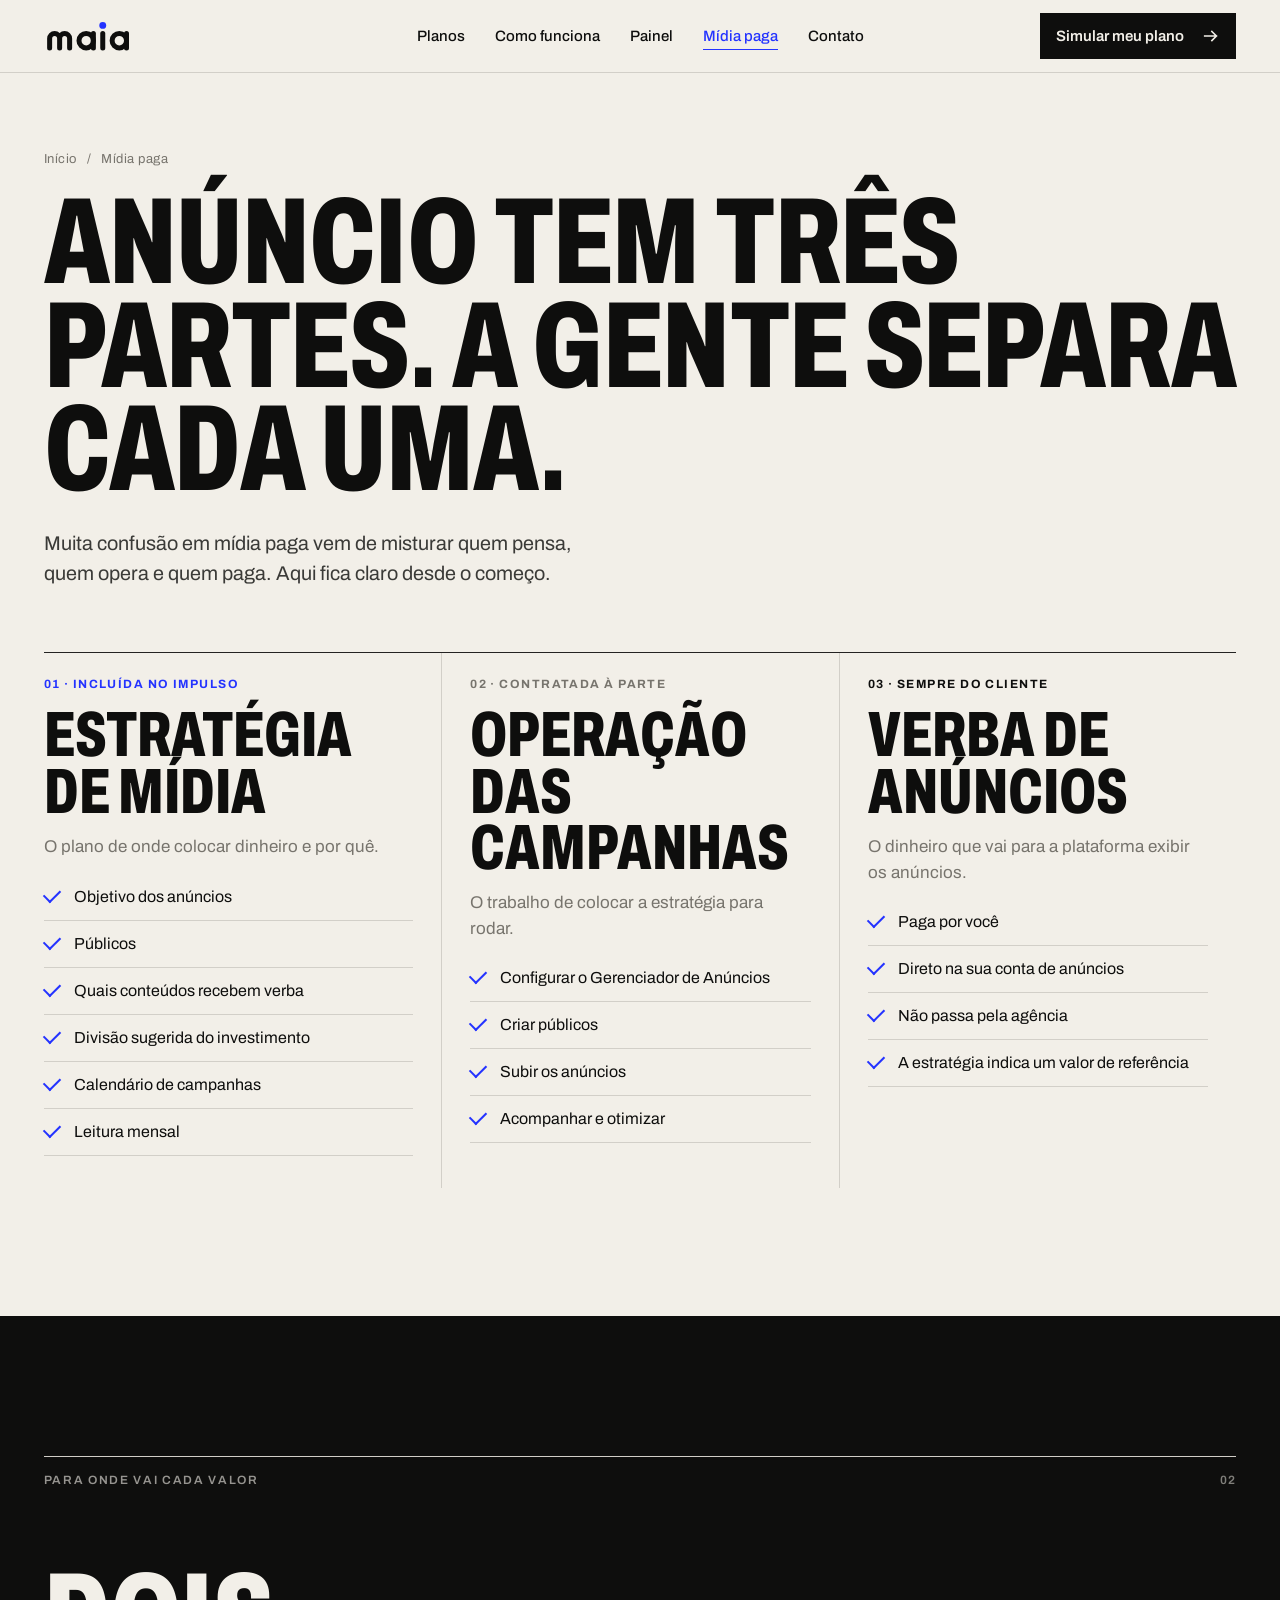
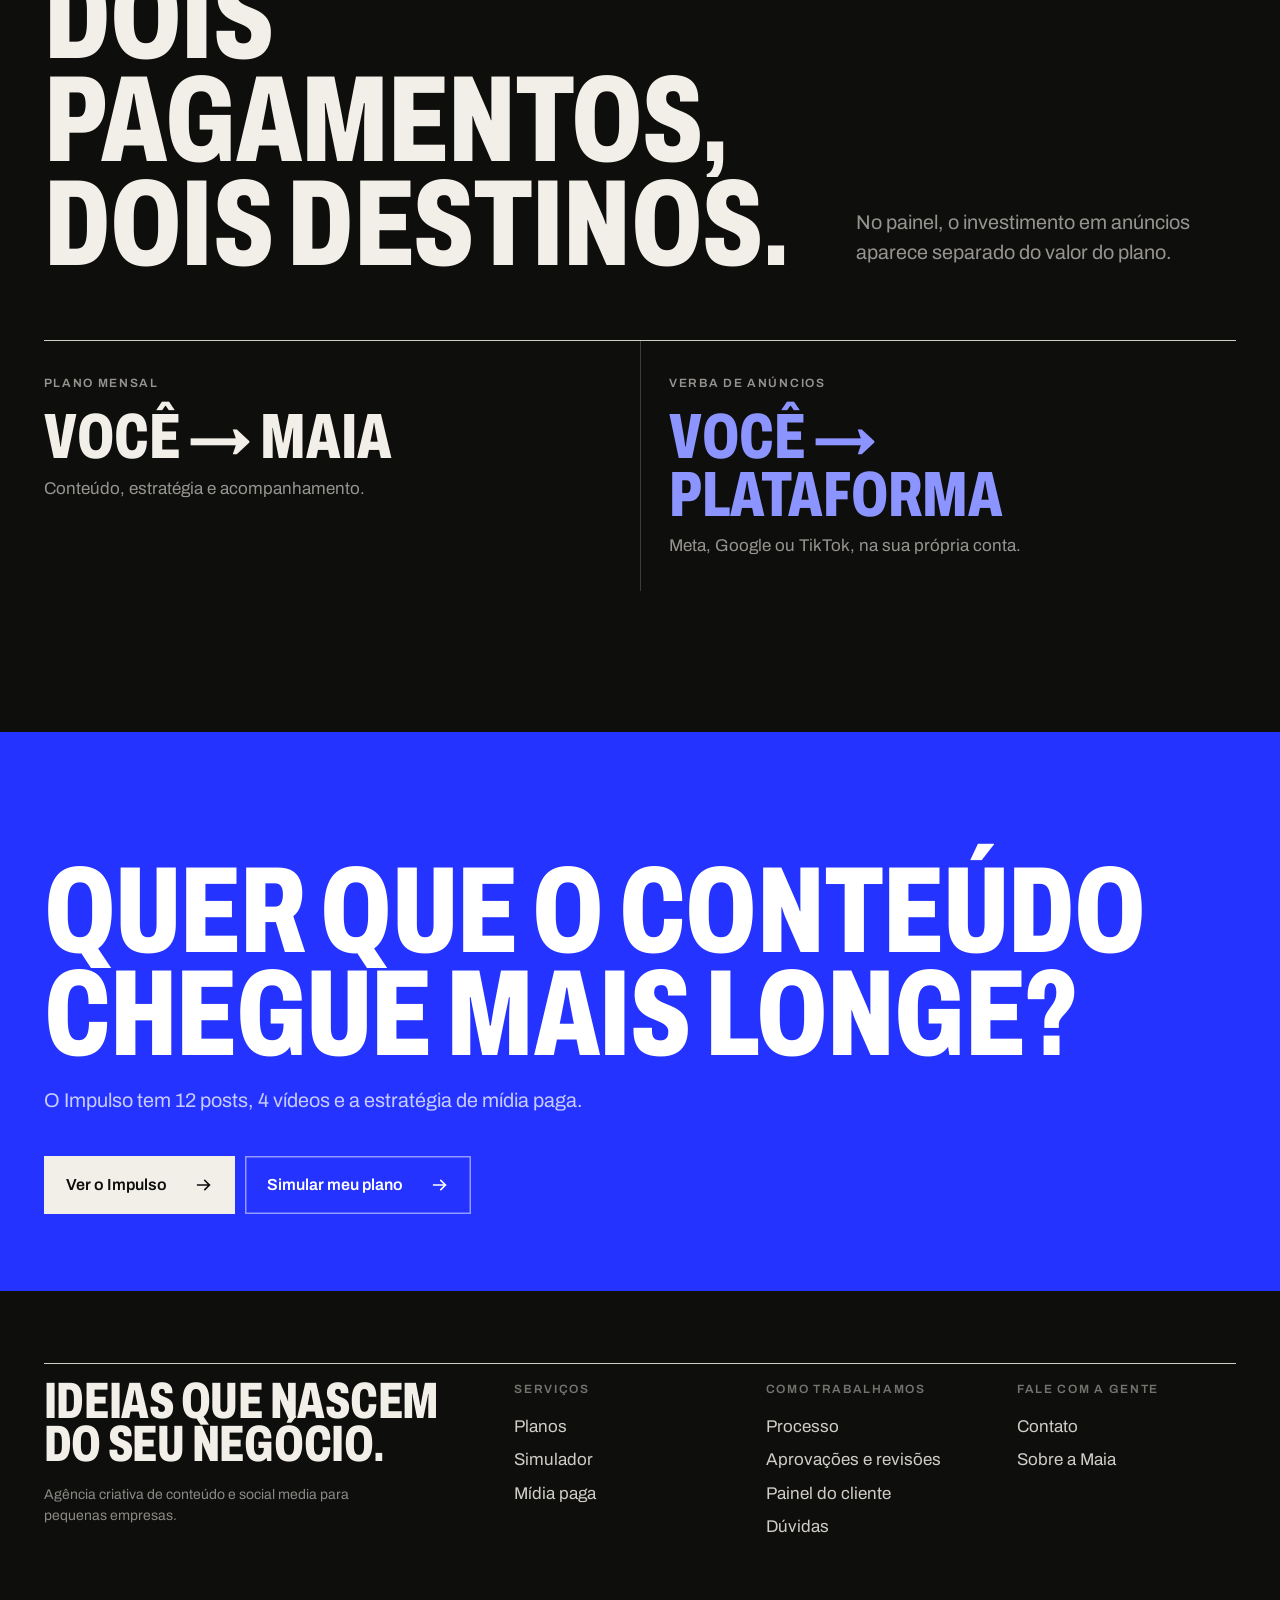
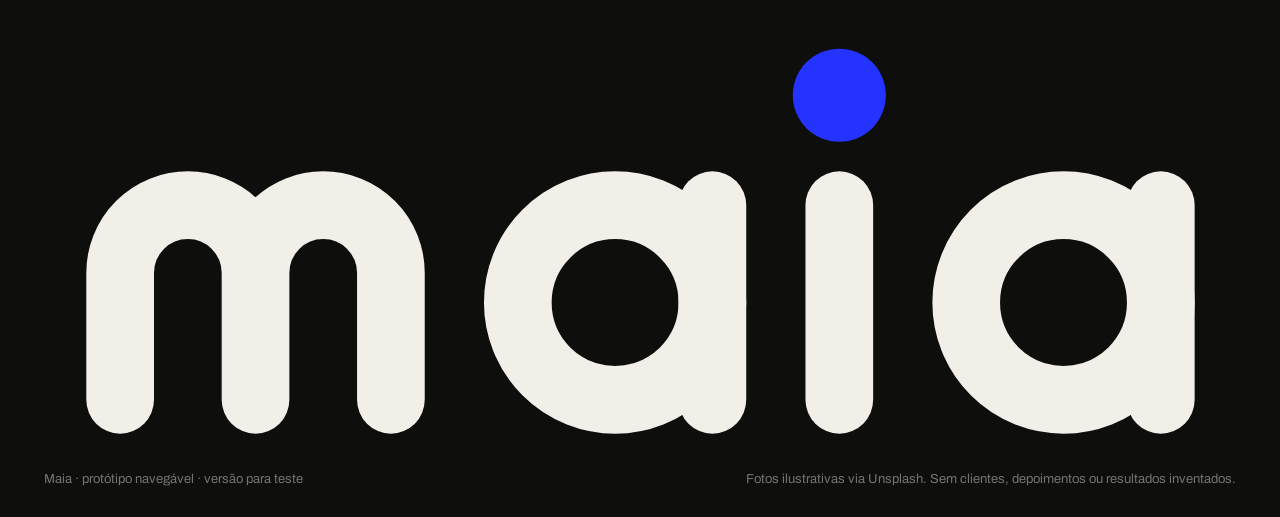
<file: midia-paga.html>
<!doctype html>
<html lang="pt-BR">
<head>
<meta charset="utf-8">
<meta name="viewport" content="width=device-width,initial-scale=1">
<title>Mídia paga · Maia</title>
<meta name="description" content="A diferença entre estratégia de mídia, operação das campanhas e verba de anúncios.">
<meta name="theme-color" content="#F2EFE8">
<link rel="icon" href="./favicon.svg" type="image/svg+xml">
<link rel="preconnect" href="https://fonts.googleapis.com"><link rel="preconnect" href="https://fonts.gstatic.com" crossorigin>
<link href="https://fonts.googleapis.com/css2?family=Archivo:wdth,wght@62..125,400..800&display=swap" rel="stylesheet">
<link rel="stylesheet" href="./style.css?v=1791684101">
<meta property="og:title" content="Mídia paga · Maia"><meta property="og:description" content="A diferença entre estratégia de mídia, operação das campanhas e verba de anúncios.">
</head>
<body>
<a href="#conteudo" class="skip" style="position:absolute;left:-999px">Pular para o conteúdo</a>
<header class="site-header">
  <div class="wrap nav">
    <a class="brand" href="index.html" aria-label="Maia, página inicial"><svg class="logo " viewBox="0 0 282 96" fill="none" role="img" aria-label="Maia">
<g stroke="#0E0E0D" stroke-width="16" stroke-linecap="round" stroke-linejoin="round">
<path d="M18 86V56a16 16 0 0 1 32 0v30M50 56a16 16 0 0 1 32 0v30"/>
<circle cx="135" cy="63" r="23" transform="rotate(-90 135 63)"/>
<path d="M158 40v46"/>
<path d="M188 40v46"/>
<circle cx="241" cy="63" r="23" transform="rotate(-90 241 63)"/>
<path d="M264 40v46"/>
</g>
<circle class="dot" cx="188" cy="14" r="11" fill="#2433FF"/>
</svg></a>
    <nav aria-label="Principal"><ul class="nav-links"><li><a href="planos.html">Planos</a></li><li><a href="como-funciona.html">Como funciona</a></li><li><a href="painel.html">Painel</a></li><li><a href="midia-paga.html" aria-current="page">Mídia paga</a></li><li><a href="contato.html">Contato</a></li></ul></nav>
    <div class="nav-cta">
      <a class="btn btn-ink btn-sm" href="simulador.html">Simular meu plano <svg viewBox="0 0 20 20" fill="none" aria-hidden="true"><path d="M3 10h13m-5-5 5 5-5 5" stroke="currentColor" stroke-width="1.8" stroke-linecap="square"/></svg></a>
      <button class="menu-btn" aria-expanded="false" aria-controls="mmenu">Menu <i></i></button>
    </div>
  </div>
</header>
<div class="mobile-menu" id="mmenu"><a class="m-link" href="index.html">Início<span aria-hidden="true">01</span></a><a class="m-link" href="planos.html">Planos<span aria-hidden="true">02</span></a><a class="m-link" href="como-funciona.html">Como funciona<span aria-hidden="true">03</span></a><a class="m-link" href="painel.html">Painel<span aria-hidden="true">04</span></a><a class="m-link" href="midia-paga.html" aria-current="page">Mídia paga<span aria-hidden="true">05</span></a><a class="m-link" href="contato.html">Contato<span aria-hidden="true">06</span></a><a class="btn btn-blue" href="simulador.html">Simular meu plano <svg viewBox="0 0 20 20" fill="none" aria-hidden="true"><path d="M3 10h13m-5-5 5 5-5 5" stroke="currentColor" stroke-width="1.8" stroke-linecap="square"/></svg></a></div>
<main id="conteudo">
<section class="page-hero">
  <div class="wrap">
    <nav class="crumbs reveal" aria-label="Você está em"><a href="index.html">Início</a><span>/</span><span>Mídia paga</span></nav>
    <h1 class="disp d-l" data-split>Anúncio tem três partes. A gente separa cada uma.</h1>
    <p class="lead reveal" data-d="2">Muita confusão em mídia paga vem de misturar quem pensa, quem opera e quem paga. Aqui fica claro desde o começo.</p>
  </div>
</section>

<section style="padding-bottom:clamp(80px,10vw,140px)">
  <div class="wrap">
    <div class="three">
      <div class="reveal">
        <span class="who blue">01 · Incluída no Impulso</span>
        <h2>Estratégia de mídia</h2>
        <p class="muted">O plano de onde colocar dinheiro e por quê.</p>
        <ul class="chk"><li>Objetivo dos anúncios</li><li>Públicos</li><li>Quais conteúdos recebem verba</li><li>Divisão sugerida do investimento</li><li>Calendário de campanhas</li><li>Leitura mensal</li></ul>
      </div>
      <div class="reveal" data-d="1">
        <span class="who muted">02 · Contratada à parte</span>
        <h2>Operação das campanhas</h2>
        <p class="muted">O trabalho de colocar a estratégia para rodar.</p>
        <ul class="chk"><li>Configurar o Gerenciador de Anúncios</li><li>Criar públicos</li><li>Subir os anúncios</li><li>Acompanhar e otimizar</li></ul>
      </div>
      <div class="reveal" data-d="2">
        <span class="who">03 · Sempre do cliente</span>
        <h2>Verba de anúncios</h2>
        <p class="muted">O dinheiro que vai para a plataforma exibir os anúncios.</p>
        <ul class="chk"><li>Paga por você</li><li>Direto na sua conta de anúncios</li><li>Não passa pela agência</li><li>A estratégia indica um valor de referência</li></ul>
      </div>
    </div>
  </div>
</section>

<section class="sec dark">
  <div class="wrap">
    <div class="sec-top"><span class="label">Para onde vai cada valor</span><span class="idx" style="color:rgba(242,239,232,.5)">02</span></div>
    <div class="intro">
      <h2 class="disp d-l" data-split>Dois pagamentos, dois destinos.</h2>
      <p class="lead reveal">No painel, o investimento em anúncios aparece separado do valor do plano.</p>
    </div>
    <div class="money reveal">
      <div class="node"><span class="label">Plano mensal</span><b>Você → Maia</b><p class="muted">Conteúdo, estratégia e acompanhamento.</p></div>
      <div class="node"><span class="label">Verba de anúncios</span><b style="color:#8C95FF">Você → Plataforma</b><p class="muted">Meta, Google ou TikTok, na sua própria conta.</p></div>
    </div>
  </div>
</section>

<section class="bluebg cta">
  <div class="wrap">
    <p class="disp d-l" data-split>Quer que o conteúdo chegue mais longe?</p>
    <p class="lead reveal" style="margin-top:20px">O Impulso tem 12 posts, 4 vídeos e a estratégia de mídia paga.</p>
    <div class="actions reveal"><a class="btn btn-paper" href="planos.html#impulso">Ver o Impulso <svg viewBox="0 0 20 20" fill="none" aria-hidden="true"><path d="M3 10h13m-5-5 5 5-5 5" stroke="currentColor" stroke-width="1.8" stroke-linecap="square"/></svg></a><a class="btn btn-ghost-l" href="simulador.html">Simular meu plano <svg viewBox="0 0 20 20" fill="none" aria-hidden="true"><path d="M3 10h13m-5-5 5 5-5 5" stroke="currentColor" stroke-width="1.8" stroke-linecap="square"/></svg></a></div>
  </div>
</section>

</main>
<footer class="site-footer">
  <div class="wrap">
    <div class="foot-grid">
      <div>
        <p class="disp d-s" style="max-width:420px">Ideias que nascem do seu negócio.</p>
        <p class="small" style="color:rgba(242,239,232,.55);margin-top:18px;max-width:320px">Agência criativa de conteúdo e social media para pequenas empresas.</p>
      </div>
      <div><h4>Serviços</h4><ul><li><a href="planos.html">Planos</a></li><li><a href="simulador.html">Simulador</a></li><li><a href="midia-paga.html">Mídia paga</a></li></ul></div>
      <div><h4>Como trabalhamos</h4><ul><li><a href="como-funciona.html">Processo</a></li><li><a href="como-funciona.html#combinados">Aprovações e revisões</a></li><li><a href="painel.html">Painel do cliente</a></li><li><a href="como-funciona.html#duvidas">Dúvidas</a></li></ul></div>
      <div><h4>Fale com a gente</h4><ul><li><a href="contato.html">Contato</a></li><li><a href="index.html#marca">Sobre a Maia</a></li></ul></div>
    </div>
    <div class="foot-big" aria-hidden="true"><svg class="logo " viewBox="0 0 282 96" fill="none" role="img" aria-label="Maia">
<g stroke="#F2EFE8" stroke-width="16" stroke-linecap="round" stroke-linejoin="round">
<path d="M18 86V56a16 16 0 0 1 32 0v30M50 56a16 16 0 0 1 32 0v30"/>
<circle cx="135" cy="63" r="23" transform="rotate(-90 135 63)"/>
<path d="M158 40v46"/>
<path d="M188 40v46"/>
<circle cx="241" cy="63" r="23" transform="rotate(-90 241 63)"/>
<path d="M264 40v46"/>
</g>
<circle class="dot" cx="188" cy="14" r="11" fill="#2433FF"/>
</svg></div>
    <div class="foot-bottom"><span>Maia · protótipo navegável · versão para teste</span><span>Fotos ilustrativas via Unsplash. Sem clientes, depoimentos ou resultados inventados.</span></div>
  </div>
</footer>
<script src="./main.js?v=1791684101"></script>

</body>
</html>
</file>
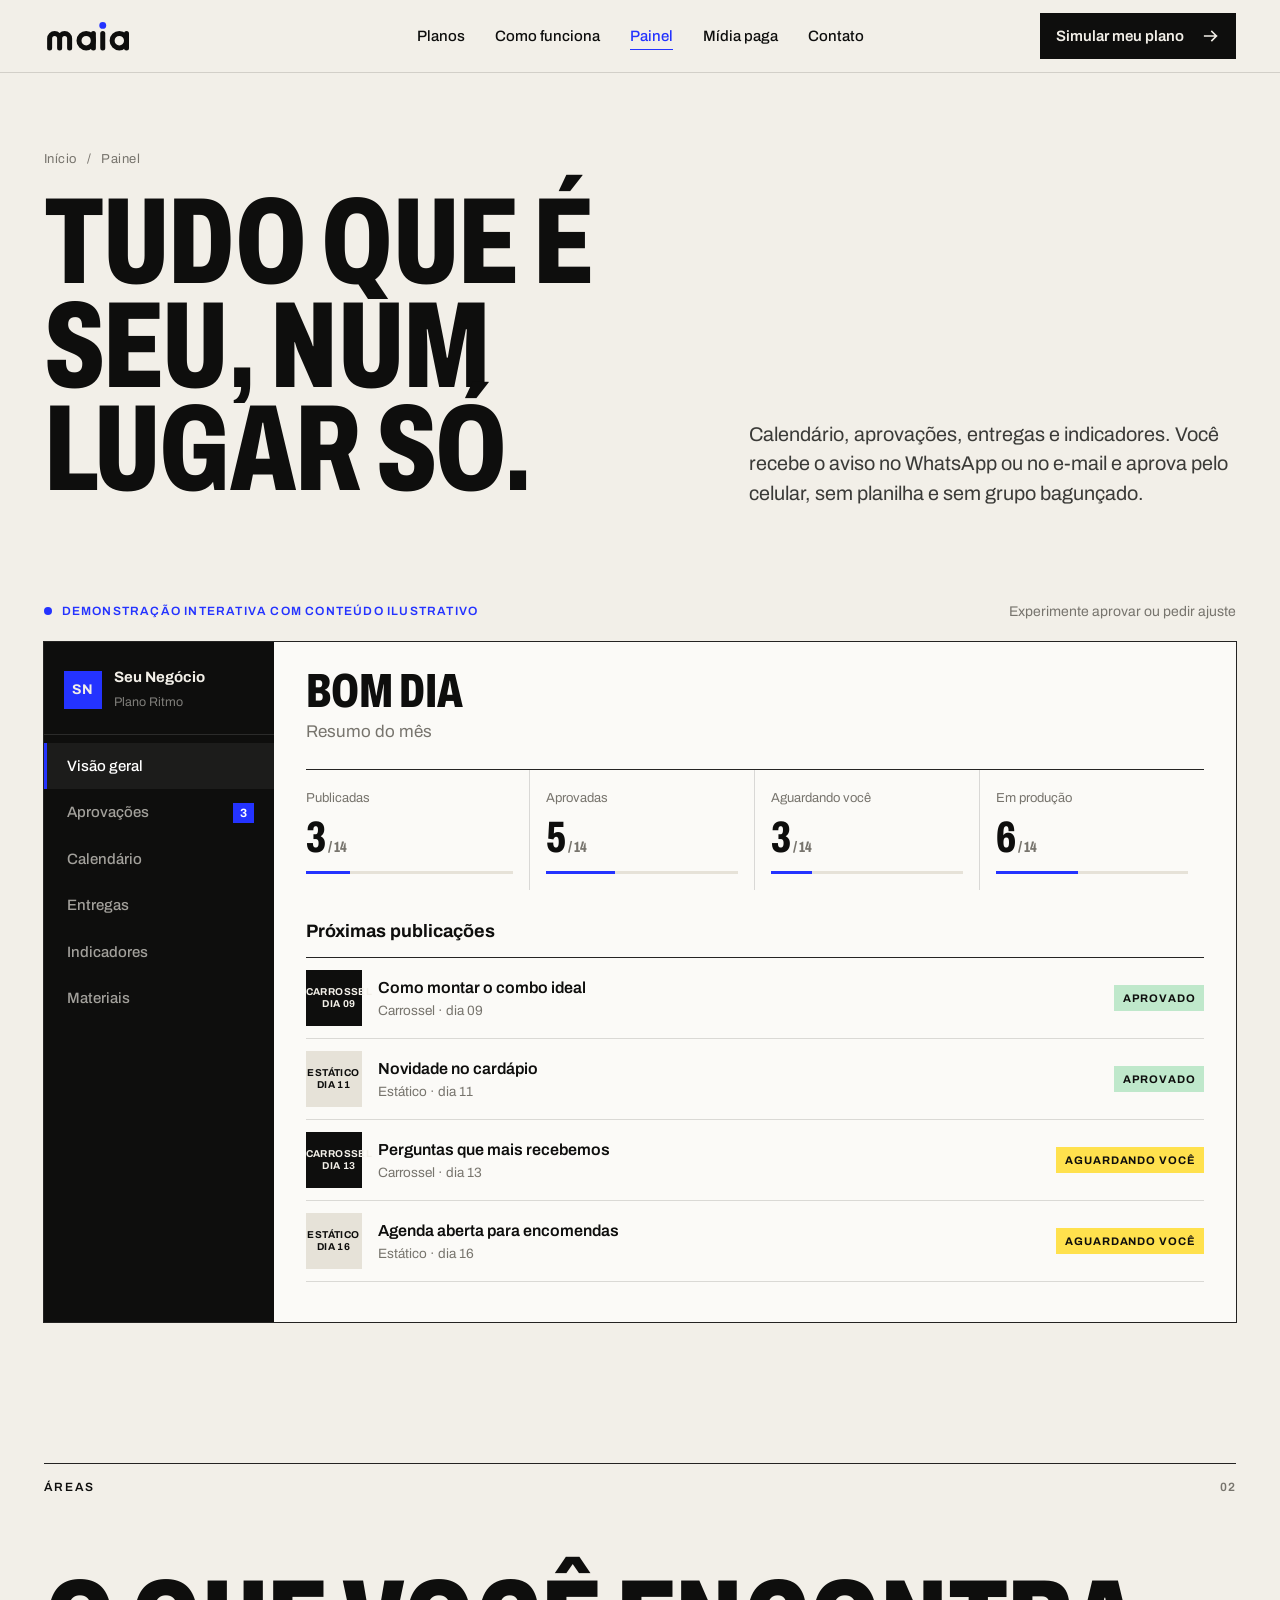
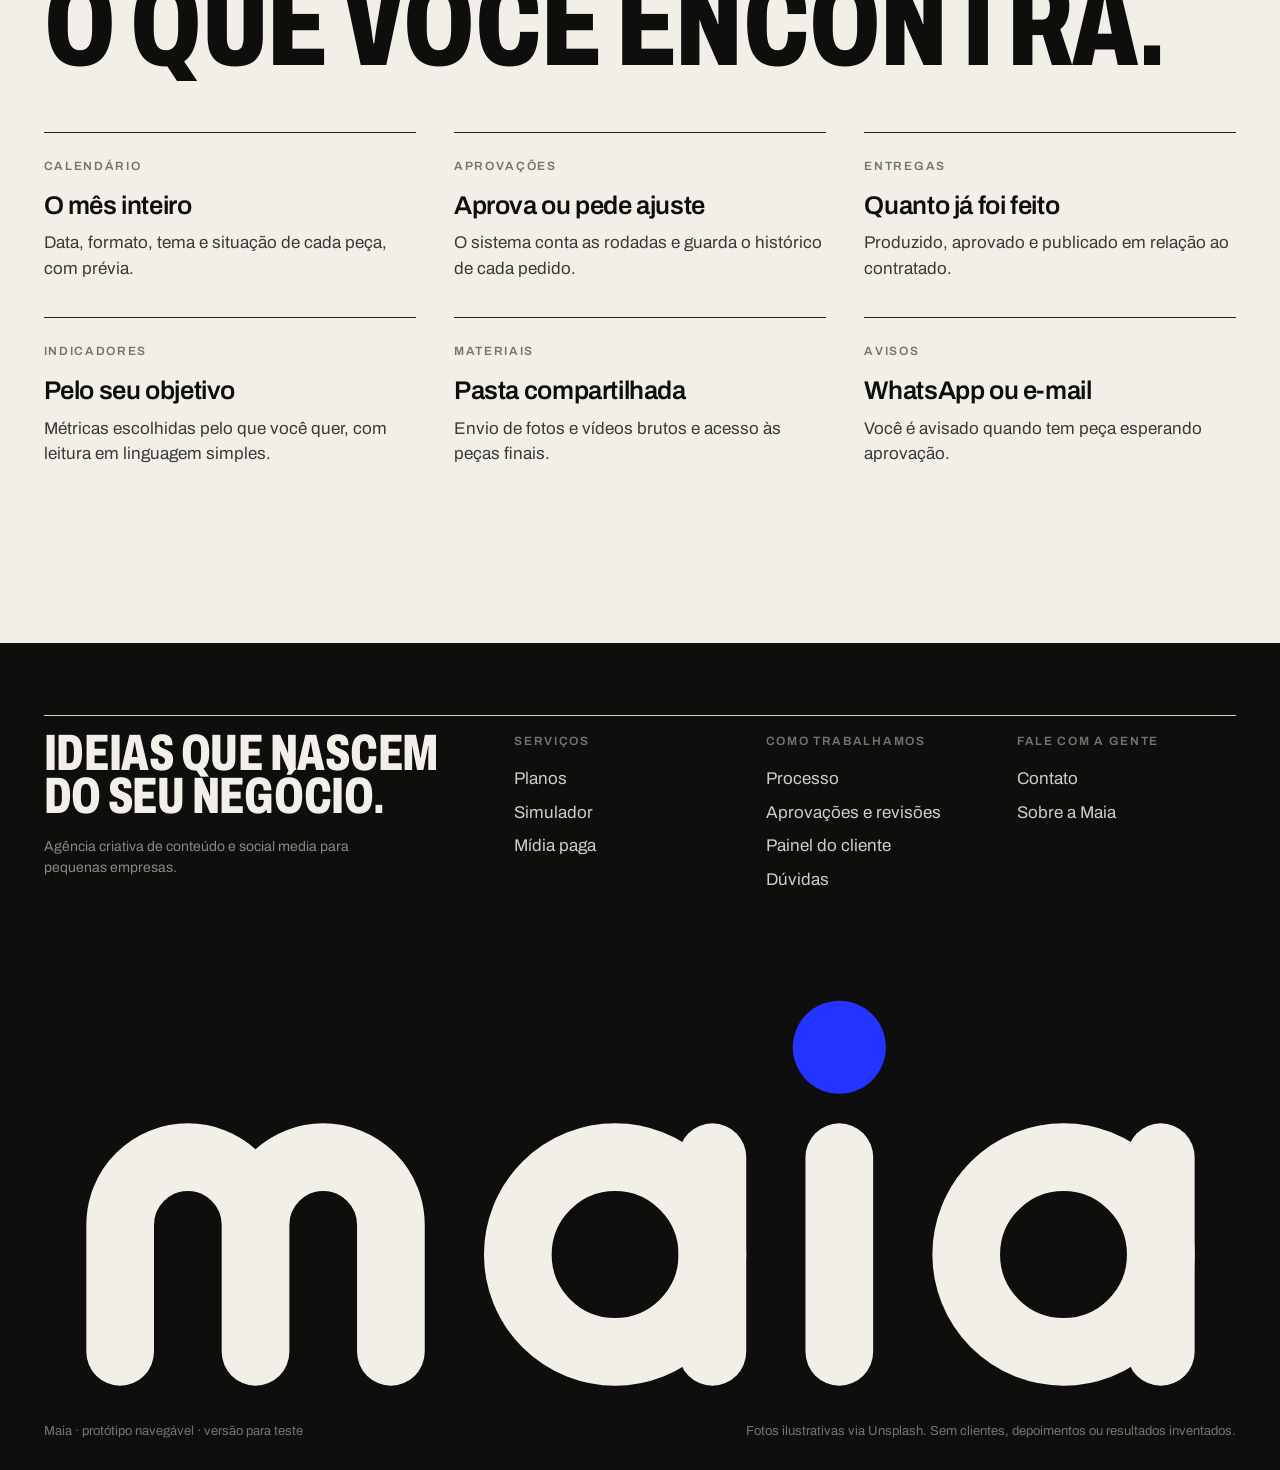
<file: painel.html>
<!doctype html>
<html lang="pt-BR">
<head>
<meta charset="utf-8">
<meta name="viewport" content="width=device-width,initial-scale=1">
<title>Painel do cliente · Maia</title>
<meta name="description" content="Calendário, aprovações, entregas, indicadores e materiais em um só lugar, pelo celular.">
<meta name="theme-color" content="#F2EFE8">
<link rel="icon" href="./favicon.svg" type="image/svg+xml">
<link rel="preconnect" href="https://fonts.googleapis.com"><link rel="preconnect" href="https://fonts.gstatic.com" crossorigin>
<link href="https://fonts.googleapis.com/css2?family=Archivo:wdth,wght@62..125,400..800&display=swap" rel="stylesheet">
<link rel="stylesheet" href="./style.css?v=1791684101">
<meta property="og:title" content="Painel do cliente · Maia"><meta property="og:description" content="Calendário, aprovações, entregas, indicadores e materiais em um só lugar, pelo celular.">
</head>
<body>
<a href="#conteudo" class="skip" style="position:absolute;left:-999px">Pular para o conteúdo</a>
<header class="site-header">
  <div class="wrap nav">
    <a class="brand" href="index.html" aria-label="Maia, página inicial"><svg class="logo " viewBox="0 0 282 96" fill="none" role="img" aria-label="Maia">
<g stroke="#0E0E0D" stroke-width="16" stroke-linecap="round" stroke-linejoin="round">
<path d="M18 86V56a16 16 0 0 1 32 0v30M50 56a16 16 0 0 1 32 0v30"/>
<circle cx="135" cy="63" r="23" transform="rotate(-90 135 63)"/>
<path d="M158 40v46"/>
<path d="M188 40v46"/>
<circle cx="241" cy="63" r="23" transform="rotate(-90 241 63)"/>
<path d="M264 40v46"/>
</g>
<circle class="dot" cx="188" cy="14" r="11" fill="#2433FF"/>
</svg></a>
    <nav aria-label="Principal"><ul class="nav-links"><li><a href="planos.html">Planos</a></li><li><a href="como-funciona.html">Como funciona</a></li><li><a href="painel.html" aria-current="page">Painel</a></li><li><a href="midia-paga.html">Mídia paga</a></li><li><a href="contato.html">Contato</a></li></ul></nav>
    <div class="nav-cta">
      <a class="btn btn-ink btn-sm" href="simulador.html">Simular meu plano <svg viewBox="0 0 20 20" fill="none" aria-hidden="true"><path d="M3 10h13m-5-5 5 5-5 5" stroke="currentColor" stroke-width="1.8" stroke-linecap="square"/></svg></a>
      <button class="menu-btn" aria-expanded="false" aria-controls="mmenu">Menu <i></i></button>
    </div>
  </div>
</header>
<div class="mobile-menu" id="mmenu"><a class="m-link" href="index.html">Início<span aria-hidden="true">01</span></a><a class="m-link" href="planos.html">Planos<span aria-hidden="true">02</span></a><a class="m-link" href="como-funciona.html">Como funciona<span aria-hidden="true">03</span></a><a class="m-link" href="painel.html" aria-current="page">Painel<span aria-hidden="true">04</span></a><a class="m-link" href="midia-paga.html">Mídia paga<span aria-hidden="true">05</span></a><a class="m-link" href="contato.html">Contato<span aria-hidden="true">06</span></a><a class="btn btn-blue" href="simulador.html">Simular meu plano <svg viewBox="0 0 20 20" fill="none" aria-hidden="true"><path d="M3 10h13m-5-5 5 5-5 5" stroke="currentColor" stroke-width="1.8" stroke-linecap="square"/></svg></a></div>
<main id="conteudo">
<section class="page-hero">
  <div class="wrap">
    <nav class="crumbs reveal" aria-label="Você está em"><a href="index.html">Início</a><span>/</span><span>Painel</span></nav>
    <div class="grid"><h1 class="disp d-l" data-split>Tudo que é seu, num lugar só.</h1>
    <p class="lead reveal" data-d="2" style="padding-bottom:20px">Calendário, aprovações, entregas e indicadores. Você recebe o aviso no WhatsApp ou no e-mail e aprova pelo celular, sem planilha e sem grupo bagunçado.</p></div>
  </div>
</section>

<section style="padding-top:8px">
  <div class="wrap">
    <div style="display:flex;justify-content:space-between;align-items:center;gap:16px;flex-wrap:wrap;margin-bottom:20px">
      <span class="demo-flag">Demonstração interativa com conteúdo ilustrativo</span>
      <span class="small muted">Experimente aprovar ou pedir ajuste</span>
    </div>
    <div class="app reveal">
      <aside class="app-side" role="tablist" aria-label="Áreas do painel">
        <div class="who"><div class="av">SN</div><div><b>Seu Negócio</b><span>Plano Ritmo</span></div></div>
        <button role="tab" aria-selected="true" data-v="geral">Visão geral</button>
        <button role="tab" aria-selected="false" data-v="aprovacoes">Aprovações <span class="count" id="cnt">3</span></button>
        <button role="tab" aria-selected="false" data-v="calendario">Calendário</button>
        <button role="tab" aria-selected="false" data-v="entregas">Entregas</button>
        <button role="tab" aria-selected="false" data-v="indicadores">Indicadores</button>
        <button role="tab" aria-selected="false" data-v="materiais">Materiais</button>
      </aside>
      <div class="app-main">
        <div class="app-view active" data-view="geral">
          <div class="app-head"><div><h2>Bom dia</h2><p class="muted">Resumo do mês</p></div></div>
          <div class="kpis" id="kpis"></div>
          <h3 style="font-size:18px;margin:8px 0 12px">Próximas publicações</h3>
          <div class="list" id="next-list"></div>
        </div>
        <div class="app-view" data-view="aprovacoes">
          <div class="app-head"><div><h2>Aprovações</h2><p class="muted">Lote 2 · prazo de 2 dias úteis</p></div></div>
          <div id="appr-list"></div>
        </div>
        <div class="app-view" data-view="calendario">
          <div class="app-head"><div><h2>Calendário</h2><p class="muted">Situação de cada peça</p></div></div>
          <div class="list" id="cal-list"></div>
        </div>
        <div class="app-view" data-view="entregas">
          <div class="app-head"><div><h2>Entregas</h2><p class="muted">Escopo contratado e andamento</p></div></div>
          <div id="deliv"></div>
        </div>
        <div class="app-view" data-view="indicadores">
          <div class="app-head"><div><h2>Indicadores</h2><p class="muted">Escolhidos pelo objetivo: ser lembrado</p></div></div>
          <div class="kpis" id="ind"></div>
          <div class="chart-ph">Os gráficos aparecem aqui quando houver dados reais da conta.<br>Nada é inventado na demonstração.</div>
          <div class="card" style="margin-top:14px;background:var(--paper)"><span class="k">Dado que só você tem</span><p>Informe vendas ou agendamentos do mês para cruzar com o conteúdo.</p></div>
        </div>
        <div class="app-view" data-view="materiais">
          <div class="app-head"><div><h2>Materiais</h2><p class="muted">Envie fotos e vídeos brutos</p></div></div>
          <div class="dropzone">Arraste arquivos aqui<br><span class="small">Na demonstração, nada é enviado</span></div>
        </div>
      </div>
    </div>
  </div>
</section>

<section class="sec">
  <div class="wrap">
    <div class="sec-top"><span class="label ink">Áreas</span><span class="idx">02</span></div>
    <h2 class="disp d-l" data-split style="margin-bottom:56px">O que você encontra.</h2>
    <div class="grid-3">
      <div class="card reveal"><span class="k">Calendário</span><h3>O mês inteiro</h3><p>Data, formato, tema e situação de cada peça, com prévia.</p></div>
      <div class="card reveal" data-d="1"><span class="k">Aprovações</span><h3>Aprova ou pede ajuste</h3><p>O sistema conta as rodadas e guarda o histórico de cada pedido.</p></div>
      <div class="card reveal" data-d="2"><span class="k">Entregas</span><h3>Quanto já foi feito</h3><p>Produzido, aprovado e publicado em relação ao contratado.</p></div>
      <div class="card reveal"><span class="k">Indicadores</span><h3>Pelo seu objetivo</h3><p>Métricas escolhidas pelo que você quer, com leitura em linguagem simples.</p></div>
      <div class="card reveal" data-d="1"><span class="k">Materiais</span><h3>Pasta compartilhada</h3><p>Envio de fotos e vídeos brutos e acesso às peças finais.</p></div>
      <div class="card reveal" data-d="2"><span class="k">Avisos</span><h3>WhatsApp ou e-mail</h3><p>Você é avisado quando tem peça esperando aprovação.</p></div>
    </div>
  </div>
</section>

</main>
<footer class="site-footer">
  <div class="wrap">
    <div class="foot-grid">
      <div>
        <p class="disp d-s" style="max-width:420px">Ideias que nascem do seu negócio.</p>
        <p class="small" style="color:rgba(242,239,232,.55);margin-top:18px;max-width:320px">Agência criativa de conteúdo e social media para pequenas empresas.</p>
      </div>
      <div><h4>Serviços</h4><ul><li><a href="planos.html">Planos</a></li><li><a href="simulador.html">Simulador</a></li><li><a href="midia-paga.html">Mídia paga</a></li></ul></div>
      <div><h4>Como trabalhamos</h4><ul><li><a href="como-funciona.html">Processo</a></li><li><a href="como-funciona.html#combinados">Aprovações e revisões</a></li><li><a href="painel.html">Painel do cliente</a></li><li><a href="como-funciona.html#duvidas">Dúvidas</a></li></ul></div>
      <div><h4>Fale com a gente</h4><ul><li><a href="contato.html">Contato</a></li><li><a href="index.html#marca">Sobre a Maia</a></li></ul></div>
    </div>
    <div class="foot-big" aria-hidden="true"><svg class="logo " viewBox="0 0 282 96" fill="none" role="img" aria-label="Maia">
<g stroke="#F2EFE8" stroke-width="16" stroke-linecap="round" stroke-linejoin="round">
<path d="M18 86V56a16 16 0 0 1 32 0v30M50 56a16 16 0 0 1 32 0v30"/>
<circle cx="135" cy="63" r="23" transform="rotate(-90 135 63)"/>
<path d="M158 40v46"/>
<path d="M188 40v46"/>
<circle cx="241" cy="63" r="23" transform="rotate(-90 241 63)"/>
<path d="M264 40v46"/>
</g>
<circle class="dot" cx="188" cy="14" r="11" fill="#2433FF"/>
</svg></div>
    <div class="foot-bottom"><span>Maia · protótipo navegável · versão para teste</span><span>Fotos ilustrativas via Unsplash. Sem clientes, depoimentos ou resultados inventados.</span></div>
  </div>
</footer>
<script src="./main.js?v=1791684101"></script>
<script src="./painel.js?v=1791684101"></script>
</body>
</html>
</file>
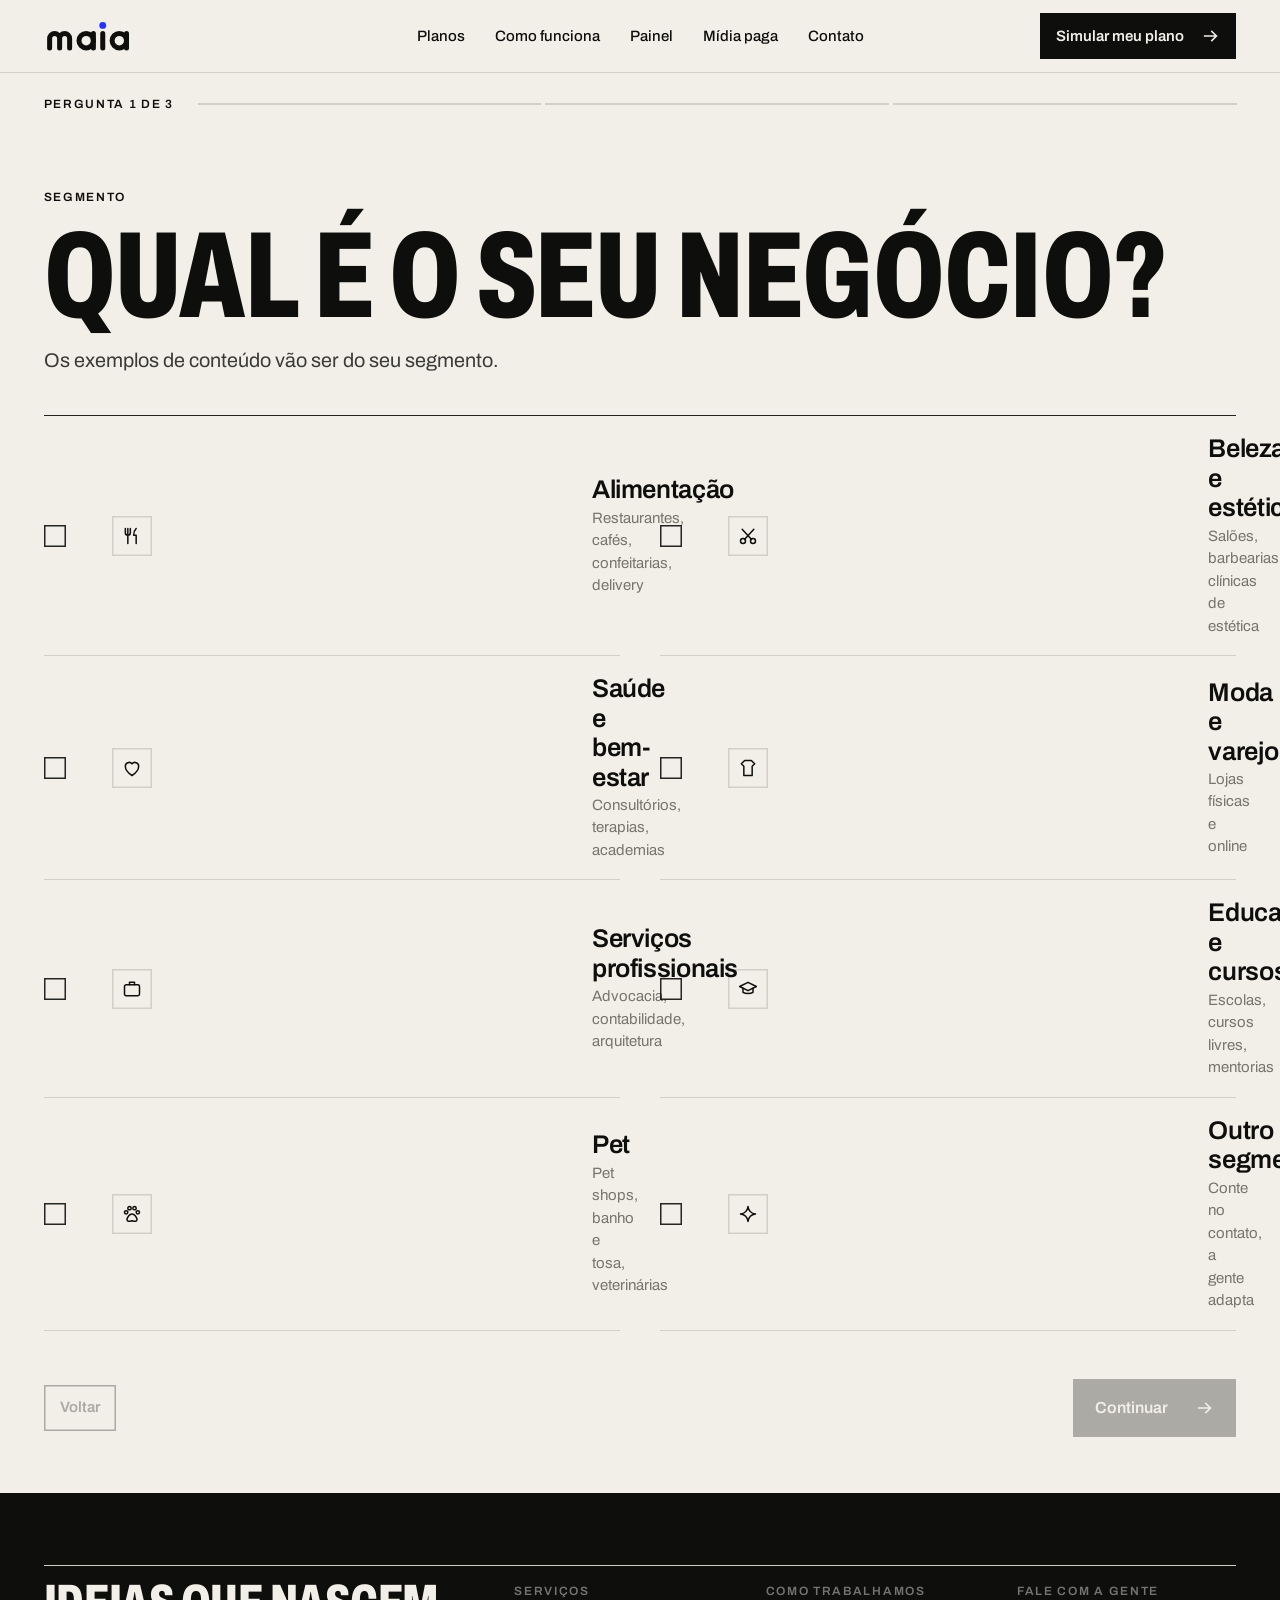
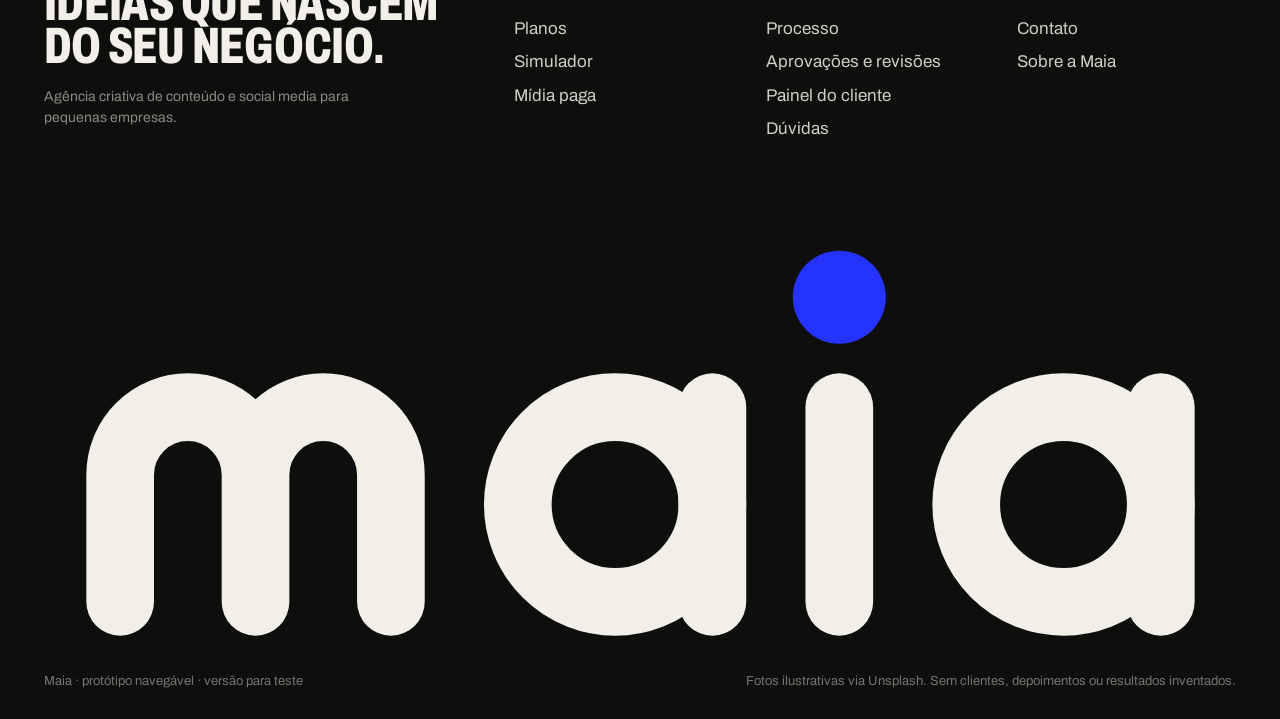
<file: simulador.html>
<!doctype html>
<html lang="pt-BR">
<head>
<meta charset="utf-8">
<meta name="viewport" content="width=device-width,initial-scale=1">
<title>Simulador · Maia</title>
<meta name="description" content="Responda três perguntas e veja o plano sugerido, com quantidades, calendário, exemplos de conteúdo e o que está incluído.">
<meta name="theme-color" content="#F2EFE8">
<link rel="icon" href="./favicon.svg" type="image/svg+xml">
<link rel="preconnect" href="https://fonts.googleapis.com"><link rel="preconnect" href="https://fonts.gstatic.com" crossorigin>
<link href="https://fonts.googleapis.com/css2?family=Archivo:wdth,wght@62..125,400..800&display=swap" rel="stylesheet">
<link rel="stylesheet" href="./style.css?v=1791684101">
<meta property="og:title" content="Simulador · Maia"><meta property="og:description" content="Responda três perguntas e veja o plano sugerido, com quantidades, calendário, exemplos de conteúdo e o que está incluído.">
</head>
<body>
<a href="#conteudo" class="skip" style="position:absolute;left:-999px">Pular para o conteúdo</a>
<header class="site-header">
  <div class="wrap nav">
    <a class="brand" href="index.html" aria-label="Maia, página inicial"><svg class="logo " viewBox="0 0 282 96" fill="none" role="img" aria-label="Maia">
<g stroke="#0E0E0D" stroke-width="16" stroke-linecap="round" stroke-linejoin="round">
<path d="M18 86V56a16 16 0 0 1 32 0v30M50 56a16 16 0 0 1 32 0v30"/>
<circle cx="135" cy="63" r="23" transform="rotate(-90 135 63)"/>
<path d="M158 40v46"/>
<path d="M188 40v46"/>
<circle cx="241" cy="63" r="23" transform="rotate(-90 241 63)"/>
<path d="M264 40v46"/>
</g>
<circle class="dot" cx="188" cy="14" r="11" fill="#2433FF"/>
</svg></a>
    <nav aria-label="Principal"><ul class="nav-links"><li><a href="planos.html">Planos</a></li><li><a href="como-funciona.html">Como funciona</a></li><li><a href="painel.html">Painel</a></li><li><a href="midia-paga.html">Mídia paga</a></li><li><a href="contato.html">Contato</a></li></ul></nav>
    <div class="nav-cta">
      <a class="btn btn-ink btn-sm" href="simulador.html">Simular meu plano <svg viewBox="0 0 20 20" fill="none" aria-hidden="true"><path d="M3 10h13m-5-5 5 5-5 5" stroke="currentColor" stroke-width="1.8" stroke-linecap="square"/></svg></a>
      <button class="menu-btn" aria-expanded="false" aria-controls="mmenu">Menu <i></i></button>
    </div>
  </div>
</header>
<div class="mobile-menu" id="mmenu"><a class="m-link" href="index.html">Início<span aria-hidden="true">01</span></a><a class="m-link" href="planos.html">Planos<span aria-hidden="true">02</span></a><a class="m-link" href="como-funciona.html">Como funciona<span aria-hidden="true">03</span></a><a class="m-link" href="painel.html">Painel<span aria-hidden="true">04</span></a><a class="m-link" href="midia-paga.html">Mídia paga<span aria-hidden="true">05</span></a><a class="m-link" href="contato.html">Contato<span aria-hidden="true">06</span></a><a class="btn btn-blue" href="simulador.html">Simular meu plano <svg viewBox="0 0 20 20" fill="none" aria-hidden="true"><path d="M3 10h13m-5-5 5 5-5 5" stroke="currentColor" stroke-width="1.8" stroke-linecap="square"/></svg></a></div>
<main id="conteudo">
<div class="wrap sim" id="sim">
  <div class="sim-top">
    <span class="label ink" id="sim-label">Pergunta 1 de 3</span>
    <div class="progress" aria-hidden="true"><span></span><span></span><span></span></div>
  </div>

  <section class="sim-step active" data-step="0" aria-labelledby="q0">
    <span class="label ink">Segmento</span>
    <h1 class="q disp d-l" id="q0">Qual é o seu negócio?</h1>
    <p class="lead">Os exemplos de conteúdo vão ser do seu segmento.</p>
    <div class="opts" id="opt-seg" role="group" aria-labelledby="q0"></div>
  </section>

  <section class="sim-step" data-step="1" aria-labelledby="q1">
    <span class="label ink">Objetivo</span>
    <h1 class="q disp d-l" id="q1">O que você mais quer das redes agora?</h1>
    <p class="lead">Escolha o principal. Ele define a mistura de temas e os indicadores.</p>
    <div class="opts five" id="opt-goal" role="group" aria-labelledby="q1"></div>
  </section>

  <section class="sim-step" data-step="2" aria-labelledby="q2">
    <span class="label ink">Capacidade de produção</span>
    <h1 class="q disp d-l" id="q2">Quanto material você consegue produzir?</h1>
    <p class="lead">Fotos e vídeos do dia a dia. Não existe resposta errada, o plano se ajusta.</p>
    <div class="opts three" id="opt-cap" role="group" aria-labelledby="q2"></div>
  </section>

  <div class="sim-nav" id="sim-nav">
    <button class="btn btn-line btn-sm" id="back" disabled>Voltar</button>
    <button class="btn btn-ink" id="next" disabled>Continuar <svg viewBox="0 0 20 20" fill="none" aria-hidden="true"><path d="M3 10h13m-5-5 5 5-5 5" stroke="currentColor" stroke-width="1.8" stroke-linecap="square"/></svg></button>
  </div>

  <section class="result" id="result" aria-live="polite">
    <div class="res-grid">
      <aside class="res-side">
        <div class="res-plan">
                    <span class="lbl" id="r-lbl">Plano sugerido</span>
          <div class="nm" id="r-name"></div>
          <p id="r-short"></p>
          <div class="nums"><div><b id="r-posts"></b><span>posts</span></div><div><b id="r-videos"></b><span>vídeos</span></div><div><b id="r-total"></b><span>no mês</span></div></div>
        </div>
        <div class="switch" role="group" aria-label="Explorar outros planos" id="r-switch"></div>
        <div class="answers" id="r-answers"></div>
        <a class="btn btn-ink" id="r-cta" href="contato.html?sim=1">Quero conversar sobre este plano <svg viewBox="0 0 20 20" fill="none" aria-hidden="true"><path d="M3 10h13m-5-5 5 5-5 5" stroke="currentColor" stroke-width="1.8" stroke-linecap="square"/></svg></a>
      </aside>
      <div>
        <div class="tabs" role="tablist" id="r-tabs">
          <button role="tab" aria-selected="true" data-t="escopo">Escopo</button>
          <button role="tab" aria-selected="false" data-t="calendario">Calendário</button>
          <button role="tab" aria-selected="false" data-t="exemplos">Exemplos</button>
          <button role="tab" aria-selected="false" data-t="producao">Como produzimos</button>
          <button role="tab" aria-selected="false" data-t="incluido">Incluído e limites</button>
        </div>
        <div class="tabpanel active" data-p="escopo" role="tabpanel"></div>
        <div class="tabpanel" data-p="calendario" role="tabpanel"></div>
        <div class="tabpanel" data-p="exemplos" role="tabpanel"></div>
        <div class="tabpanel" data-p="producao" role="tabpanel"></div>
        <div class="tabpanel" data-p="incluido" role="tabpanel"></div>
      </div>
    </div>
  </section>
</div>

</main>
<footer class="site-footer">
  <div class="wrap">
    <div class="foot-grid">
      <div>
        <p class="disp d-s" style="max-width:420px">Ideias que nascem do seu negócio.</p>
        <p class="small" style="color:rgba(242,239,232,.55);margin-top:18px;max-width:320px">Agência criativa de conteúdo e social media para pequenas empresas.</p>
      </div>
      <div><h4>Serviços</h4><ul><li><a href="planos.html">Planos</a></li><li><a href="simulador.html">Simulador</a></li><li><a href="midia-paga.html">Mídia paga</a></li></ul></div>
      <div><h4>Como trabalhamos</h4><ul><li><a href="como-funciona.html">Processo</a></li><li><a href="como-funciona.html#combinados">Aprovações e revisões</a></li><li><a href="painel.html">Painel do cliente</a></li><li><a href="como-funciona.html#duvidas">Dúvidas</a></li></ul></div>
      <div><h4>Fale com a gente</h4><ul><li><a href="contato.html">Contato</a></li><li><a href="index.html#marca">Sobre a Maia</a></li></ul></div>
    </div>
    <div class="foot-big" aria-hidden="true"><svg class="logo " viewBox="0 0 282 96" fill="none" role="img" aria-label="Maia">
<g stroke="#F2EFE8" stroke-width="16" stroke-linecap="round" stroke-linejoin="round">
<path d="M18 86V56a16 16 0 0 1 32 0v30M50 56a16 16 0 0 1 32 0v30"/>
<circle cx="135" cy="63" r="23" transform="rotate(-90 135 63)"/>
<path d="M158 40v46"/>
<path d="M188 40v46"/>
<circle cx="241" cy="63" r="23" transform="rotate(-90 241 63)"/>
<path d="M264 40v46"/>
</g>
<circle class="dot" cx="188" cy="14" r="11" fill="#2433FF"/>
</svg></div>
    <div class="foot-bottom"><span>Maia · protótipo navegável · versão para teste</span><span>Fotos ilustrativas via Unsplash. Sem clientes, depoimentos ou resultados inventados.</span></div>
  </div>
</footer>
<script src="./main.js?v=1791684101"></script>
<script src="./data.js?v=1791684101"></script><script src="./simulador.js?v=1791684101"></script>
</body>
</html>
</file>
<file: style.css>
/* MAIA · sistema visual v3 · editorial */
:root{
  --ink:#0E0E0D;
  --ink-2:#3A3A37;
  --muted:#77746D;
  --paper:#F2EFE8;
  --paper-2:#E6E2D8;
  --white:#FBFAF7;
  --blue:#2433FF;
  --blue-d:#1A26CC;
  --line:rgba(14,14,13,.14);
  --line-2:rgba(14,14,13,.9);
  --sans:"Archivo",system-ui,-apple-system,"Segoe UI",sans-serif;
  --ease:cubic-bezier(.16,.84,.24,1);
  --max:1360px;
  --gut:clamp(16px,3.4vw,48px);
}
@view-transition{navigation:auto}
::view-transition-old(root){animation:vt-out .3s var(--ease) both}
::view-transition-new(root){animation:vt-in .5s var(--ease) both}
@keyframes vt-out{to{opacity:0}}
@keyframes vt-in{from{opacity:0;clip-path:inset(0 0 100% 0)}to{opacity:1;clip-path:inset(0)}}

*{box-sizing:border-box;margin:0;padding:0}
html{-webkit-text-size-adjust:100%}
body{font-family:var(--sans);background:var(--paper);color:var(--ink);font-size:17px;line-height:1.5;-webkit-font-smoothing:antialiased;overflow-x:hidden;font-stretch:100%}
img,svg{display:block;max-width:100%}
img{object-fit:cover}
a{color:inherit;text-decoration:none}
button{font:inherit;color:inherit;background:none;border:0;cursor:pointer;text-align:inherit}
input,select,textarea{font:inherit;color:inherit}
:focus-visible{outline:2px solid var(--blue);outline-offset:3px}
::selection{background:var(--blue);color:#fff}

.wrap{width:100%;max-width:var(--max);margin:0 auto;padding:0 var(--gut)}

/* tipografia */
.disp{font-stretch:68%;font-weight:800;text-transform:uppercase;line-height:.84;letter-spacing:-.005em}
.d-xl{font-size:clamp(64px,13.4vw,212px)}
.d-l{font-size:clamp(52px,9.6vw,150px)}
.d-m{font-size:clamp(42px,6.4vw,100px)}
.d-s{font-size:clamp(32px,4vw,60px)}
.blue{color:var(--blue)}
.h3{font-size:clamp(22px,2vw,28px);line-height:1.15;letter-spacing:-.015em;font-weight:600}
.lead{font-size:clamp(18px,1.55vw,21px);line-height:1.5;color:var(--ink-2);max-width:560px}
.label{font-size:12px;font-weight:600;letter-spacing:.14em;text-transform:uppercase;color:var(--muted)}
.label.ink{color:var(--ink)}
.muted{color:var(--muted)}
.small{font-size:14px}
.idx{font-size:12px;font-weight:600;letter-spacing:.1em;color:var(--muted);font-variant-numeric:tabular-nums}

/* botões */
.btn{display:inline-flex;align-items:center;justify-content:space-between;gap:28px;height:58px;padding:0 22px;font-weight:600;font-size:16px;white-space:nowrap;position:relative;overflow:hidden;isolation:isolate;transition:color .35s var(--ease)}
.btn::before{content:"";position:absolute;inset:0;z-index:-1;transform:translateY(101%);transition:transform .45s var(--ease)}
.btn:hover::before{transform:none}
.btn svg{width:18px;height:18px;transition:transform .45s var(--ease)}
.btn:hover svg{transform:translateX(5px)}
.btn-ink{background:var(--ink);color:var(--paper)}
.btn-ink::before{background:var(--blue)}
.btn-blue{background:var(--blue);color:#fff}
.btn-blue::before{background:var(--ink)}
.btn-line{box-shadow:inset 0 0 0 1.5px var(--ink)}
.btn-line::before{background:var(--ink)}
.btn-line:hover{color:var(--paper)}
.btn-paper{background:var(--paper);color:var(--ink)}
.btn-paper::before{background:var(--ink)}
.btn-paper:hover{color:var(--paper)}
.btn-ghost-l{box-shadow:inset 0 0 0 1.5px rgba(255,255,255,.5);color:#fff}
.btn-ghost-l::before{background:#fff}
.btn-ghost-l:hover{color:var(--ink)}
.btn-sm{height:46px;padding:0 16px;font-size:15px;gap:18px}
.btn[disabled]{opacity:.3;pointer-events:none}
.tlink{font-weight:600;border-bottom:1.5px solid currentColor;padding-bottom:2px;display:inline-flex;gap:8px;align-items:center;transition:color .25s}
.tlink:hover{color:var(--blue)}

/* header */
.site-header{position:sticky;top:0;z-index:50;background:var(--paper);border-bottom:1px solid var(--line)}
.nav{display:grid;grid-template-columns:1fr auto 1fr;align-items:center;height:72px;gap:24px}
.brand svg{height:30px;width:auto}
.nav-links{display:flex;gap:30px;list-style:none}
.nav-links a{font-size:15px;font-weight:500;position:relative;padding:6px 0}
.nav-links a::after{content:"";position:absolute;left:0;right:0;bottom:0;height:1.5px;background:currentColor;transform:scaleX(0);transform-origin:right;transition:transform .4s var(--ease)}
.nav-links a:hover::after{transform:scaleX(1);transform-origin:left}
.nav-links a[aria-current="page"]{color:var(--blue)}
.nav-links a[aria-current="page"]::after{transform:scaleX(1)}
.nav-cta{display:flex;justify-content:flex-end;gap:10px;align-items:center}
.menu-btn{display:none;height:46px;padding:0 16px;font-weight:600;font-size:15px;align-items:center;gap:12px;box-shadow:inset 0 0 0 1.5px var(--ink)}
.menu-btn i{display:grid;gap:5px}
.menu-btn i::before,.menu-btn i::after{content:"";display:block;width:18px;height:1.5px;background:currentColor;transition:transform .35s var(--ease)}
.menu-open .menu-btn i::before{transform:translateY(3.25px) rotate(45deg)}
.menu-open .menu-btn i::after{transform:translateY(-3.25px) rotate(-45deg)}
.mobile-menu{position:fixed;inset:72px 0 0;background:var(--ink);color:var(--paper);z-index:49;padding:12px var(--gut) 32px;display:flex;flex-direction:column;clip-path:inset(0 0 100% 0);transition:clip-path .6s var(--ease);visibility:hidden}
.menu-open .mobile-menu{clip-path:inset(0);visibility:visible}
.mobile-menu a.m-link{font-stretch:68%;font-weight:800;text-transform:uppercase;font-size:clamp(44px,13vw,72px);line-height:1;padding:10px 0;border-bottom:1px solid rgba(255,255,255,.15);display:flex;justify-content:space-between;align-items:baseline}
.mobile-menu a.m-link span{font-size:13px;font-stretch:100%;font-weight:600;letter-spacing:.1em;color:rgba(242,239,232,.5)}
.mobile-menu a.m-link[aria-current="page"]{color:var(--blue)}
.mobile-menu .btn{margin-top:auto}
@media (max-width:1040px){.nav{grid-template-columns:auto 1fr}.nav-links,.nav-cta .btn{display:none}.menu-btn{display:inline-flex}}

/* logo */
.logo-anim .stroke{stroke-dasharray:1;stroke-dashoffset:1;animation:draw 1.2s var(--ease) forwards}
.logo-anim .stroke:nth-child(2){animation-delay:.1s}.logo-anim .stroke:nth-child(3){animation-delay:.18s}
.logo-anim .stroke:nth-child(4){animation-delay:.3s}.logo-anim .stroke:nth-child(5){animation-delay:.4s}.logo-anim .stroke:nth-child(6){animation-delay:.48s}
.logo-anim .dot{transform:translateY(-140px);opacity:0;animation:drop .9s .9s cubic-bezier(.3,1.4,.5,1) forwards}
@keyframes draw{to{stroke-dashoffset:0}}
@keyframes drop{to{transform:none;opacity:1}}

/* reveal */
.reveal{opacity:0;transform:translateY(40px);transition:opacity 1s var(--ease),transform 1.1s var(--ease)}
.reveal.in{opacity:1;transform:none}
.reveal[data-d="1"]{transition-delay:.08s}.reveal[data-d="2"]{transition-delay:.16s}.reveal[data-d="3"]{transition-delay:.24s}.reveal[data-d="4"]{transition-delay:.32s}
.split .w{display:inline-block;overflow:hidden;vertical-align:top;padding:.16em .02em .04em;margin:-.16em -.02em -.04em}
.split .w>span{display:inline-block;transform:translateY(110%);transition:transform 1.1s var(--ease)}
.split.in .w>span{transform:none}
.wipe{position:relative}
.wipe::after{content:"";position:absolute;inset:-1px;background:var(--paper);transform-origin:50% 0;transition:transform 1.3s var(--ease);z-index:2}
.wipe.in::after{transform:scaleY(0)}
.wipe img{transform:scale(1.15);transition:transform 2s var(--ease)}
.wipe.in img{transform:scale(1)}

/* fotos */
.ph{position:relative;overflow:hidden;background:var(--paper-2)}
.ph img{width:100%;height:100%}
.ph figcaption,.cap{font-size:12px;color:var(--muted);margin-top:10px;display:flex;justify-content:space-between;gap:12px}
.ph-tag{position:absolute;left:14px;bottom:14px;background:var(--paper);color:var(--ink);font-size:12px;font-weight:600;padding:6px 10px;letter-spacing:.04em}

/* seções */
.sec{padding:clamp(80px,11vw,170px) 0}
.rule{border-top:1px solid var(--line-2)}
.sec-top{display:flex;justify-content:space-between;align-items:baseline;gap:20px;padding:14px 0 0;border-top:1px solid var(--line-2);margin-bottom:clamp(40px,6vw,88px)}
.dark{background:var(--ink);color:var(--paper)}
.dark .muted,.dark .lead,.dark .label{color:rgba(242,239,232,.6)}
.dark .sec-top{border-color:rgba(242,239,232,.85)}
.bluebg{background:var(--blue);color:#fff}
.bluebg .label,.bluebg .lead{color:rgba(255,255,255,.75)}
.bluebg .sec-top{border-color:#fff}

/* hero */
.hero{padding:clamp(24px,3vw,40px) 0 0}
.hero-grid{display:grid;grid-template-columns:7fr 5fr;gap:clamp(24px,3vw,48px);min-height:calc(100svh - 72px - 150px)}
.hero-main{display:flex;flex-direction:column;justify-content:space-between;gap:32px;padding-top:8px}
.d-hero{font-size:clamp(52px,min(7.6vw,15vh),128px)}
.d-hero span{display:block}
.hero-copy{display:grid;grid-template-columns:1fr;gap:28px;padding-bottom:4px}
.hero-copy .actions{display:flex;gap:10px;flex-wrap:wrap}
.hero-ph{min-height:520px}
.hero-ph img{position:absolute;inset:0;object-position:50% 30%}
.hero-facts{display:grid;grid-template-columns:repeat(4,1fr);border-top:1px solid var(--line-2);margin-top:clamp(28px,3vw,40px)}
.hero-facts div{padding:16px 20px 0 0;font-size:15px;color:var(--ink-2)}
.hero-facts b{display:block;font-stretch:68%;font-weight:800;font-size:40px;line-height:1;color:var(--ink);margin-bottom:6px;text-transform:uppercase}
@media (max-width:900px){.hero-grid{grid-template-columns:1fr;min-height:0}.hero-ph{min-height:0;height:420px}.hero-facts{grid-template-columns:1fr 1fr}.hero-facts div{padding-bottom:18px}}

/* lista de segmentos com foto seguindo o cursor */
.seglist{list-style:none;border-top:1px solid var(--line-2)}
.seglist li{border-bottom:1px solid var(--line)}
.seglist a{display:grid;grid-template-columns:70px 1fr auto;align-items:center;gap:20px;padding:14px 0;transition:color .3s,padding .5s var(--ease)}
.seglist .nm{font-stretch:68%;font-weight:800;text-transform:uppercase;font-size:clamp(40px,6.4vw,96px);line-height:.95}
.seglist .sx{font-size:15px;color:var(--muted);text-align:right;max-width:280px}
.seglist a:hover{color:var(--blue);padding-left:18px}
.seglist a:hover .sx{color:var(--ink)}
.cursor-ph{position:fixed;left:0;top:0;width:300px;height:380px;pointer-events:none;z-index:40;opacity:0;transform:translate(-50%,-50%) scale(.85);transition:opacity .35s,transform .5s var(--ease);overflow:hidden}
.cursor-ph.on{opacity:1;transform:translate(-50%,-50%) scale(1)}
.cursor-ph img{width:100%;height:100%;position:absolute;inset:0;opacity:0;transition:opacity .3s}
.cursor-ph img.on{opacity:1}
.seglist .thumb{display:none}
@media (hover:none),(max-width:760px){.cursor-ph{display:none}.seglist a{grid-template-columns:40px 1fr 72px}.seglist .sx{display:none}.seglist .thumb{display:block;width:72px;height:72px}}

/* intro de seção */
.intro{display:grid;grid-template-columns:8fr 4fr;gap:clamp(24px,4vw,64px);align-items:end;margin-bottom:clamp(40px,5vw,72px)}
.intro .lead{padding-bottom:8px}
@media (max-width:900px){.intro{grid-template-columns:1fr}}

/* princípios */
.principles{display:grid;grid-template-columns:5fr 7fr;gap:clamp(32px,6vw,120px)}
.principles .stick{position:sticky;top:110px;align-self:start}
.prin{display:grid;grid-template-columns:70px 1fr;gap:20px;padding:30px 0;border-top:1px solid var(--line)}
.prin:first-child{border-top:1px solid var(--line-2)}
.prin h3{font-size:clamp(24px,2.4vw,34px);letter-spacing:-.02em;font-weight:600;line-height:1.1;margin-bottom:10px}
.prin p{color:var(--ink-2);max-width:520px}
@media (max-width:900px){.principles{grid-template-columns:1fr}.principles .stick{position:static}.prin{grid-template-columns:44px 1fr}}

/* planos em colunas editoriais */
.pcols{display:grid;grid-template-columns:repeat(4,1fr);border-top:1px solid var(--line-2);border-bottom:1px solid var(--line-2)}
.pcol{padding:22px 22px 26px;border-left:1px solid var(--line);display:flex;flex-direction:column;gap:18px;position:relative;transition:background .4s}
.pcol:first-child{border-left:0;padding-left:0}
.pcol .pn{font-stretch:68%;font-weight:800;text-transform:uppercase;font-size:clamp(40px,4.4vw,64px);line-height:.9}
.pcol .pd{font-size:15px;color:var(--muted);min-height:68px}
.pcol .big{display:flex;align-items:flex-end;gap:14px;padding:16px 0;border-top:1px solid var(--line);border-bottom:1px solid var(--line)}
.pcol .big div{display:flex;flex-direction:column}
.pcol .big b{font-stretch:68%;font-weight:800;font-size:clamp(64px,7vw,108px);line-height:.8;font-variant-numeric:tabular-nums}
.pcol .big span{font-size:13px;color:var(--muted);margin-top:8px}
.pcol .big .plus{font-stretch:68%;font-weight:800;font-size:44px;line-height:.9;color:var(--muted);align-self:center}
.pcol ul{list-style:none;display:grid;gap:8px;font-size:15px}
.pcol ul li{padding-left:18px;position:relative}
.pcol ul li::before{content:"";position:absolute;left:0;top:.62em;width:8px;height:1.5px;background:currentColor}
.pcol .btn{margin-top:auto}
.pcol.axis{background:var(--blue);color:#fff;border-left:0;padding-left:22px}
.pcol.axis .pd,.pcol.axis .big span,.pcol.axis .big .plus{color:rgba(255,255,255,.7)}
.pcol.axis .big{border-color:rgba(255,255,255,.3)}
.pcol .flag{font-size:11px;font-weight:700;letter-spacing:.12em;text-transform:uppercase;margin-bottom:-10px}
.dark .pcols{border-color:rgba(242,239,232,.85)}
.dark .pcol{border-color:rgba(242,239,232,.16)}
.dark .pcol .big{border-color:rgba(242,239,232,.16)}
.dark .pcol .pd,.dark .pcol .big span{color:rgba(242,239,232,.55)}
@media (max-width:1080px){.pcols{grid-template-columns:1fr 1fr}.pcol:nth-child(3){border-left:0;padding-left:0}.pcol:nth-child(n+3){border-top:1px solid var(--line)}.dark .pcol:nth-child(n+3){border-top-color:rgba(242,239,232,.16)}.pcol.axis{padding-left:22px}}
@media (max-width:620px){.pcols{grid-template-columns:1fr}.pcol{border-left:0;padding-left:0;padding-right:0}.pcol+.pcol{border-top:1px solid var(--line)}.pcol.axis{padding:22px}}

/* faixa de foto */
.band{position:relative;height:clamp(460px,80vh,860px);overflow:hidden;color:#fff}
.band img{position:absolute;inset:-10% 0;width:100%;height:120%;will-change:transform}
.band::after{content:"";position:absolute;inset:0;background:rgba(10,10,10,.38)}
.band .wrap{position:relative;z-index:1;height:100%;display:flex;flex-direction:column;justify-content:space-between;padding-top:28px;padding-bottom:32px}
.band .cap{color:rgba(255,255,255,.75)}

/* processo em linhas */
.rows{border-top:1px solid var(--line-2)}
.row{display:grid;grid-template-columns:90px 1.1fr 1.4fr 180px;gap:24px;align-items:baseline;padding:26px 0;border-bottom:1px solid var(--line)}
.row .t{font-stretch:68%;font-weight:800;text-transform:uppercase;font-size:clamp(30px,3.4vw,52px);line-height:.95}
.row p{color:var(--ink-2)}
.row .when{font-size:14px;font-weight:600;text-align:right;color:var(--blue)}
.dark .rows{border-color:rgba(242,239,232,.85)}.dark .row{border-color:rgba(242,239,232,.16)}.dark .row p{color:rgba(242,239,232,.7)}.dark .row .when{color:#8C95FF}
@media (max-width:860px){.row{grid-template-columns:44px 1fr}.row p,.row .when{grid-column:2}.row .when{text-align:left}}

/* história do nome */
.story{display:grid;grid-template-columns:7fr 5fr;gap:clamp(32px,6vw,120px);align-items:end}
.story .logo-big svg{width:100%;height:auto}
@media (max-width:900px){.story{grid-template-columns:1fr}}

/* CTA azul */
.cta{padding:clamp(72px,10vw,150px) 0 clamp(48px,6vw,80px)}
.cta .actions{display:flex;gap:10px;flex-wrap:wrap;margin-top:40px}

/* página interna */
.page-hero{padding:clamp(40px,6vw,88px) 0 clamp(40px,5vw,64px)}
.page-hero .disp{margin:22px 0 28px}
.page-hero .grid{display:grid;grid-template-columns:7fr 5fr;gap:24px;align-items:end}
@media (max-width:900px){.page-hero .grid{grid-template-columns:1fr}}
.crumbs{font-size:13px;color:var(--muted);display:flex;gap:10px;letter-spacing:.04em}
.crumbs a:hover{color:var(--ink)}

/* tabela */
.table-wrap{overflow-x:auto;border-top:1px solid var(--line-2)}
table.cmp{width:100%;border-collapse:collapse;min-width:820px;font-size:15.5px}
.cmp th,.cmp td{padding:18px 18px 18px 0;text-align:left;border-bottom:1px solid var(--line);vertical-align:top}
.cmp thead th{font-stretch:68%;font-weight:800;text-transform:uppercase;font-size:34px;line-height:1;padding-top:22px}
.cmp tbody th{font-weight:500;color:var(--muted);width:22%;font-size:14px;letter-spacing:.02em}
.cmp td.no{color:var(--muted)}
.cmp .col-axis{color:var(--blue)}
.cmp thead .col-axis{color:var(--blue)}

/* blocos de texto */
.grid-2{display:grid;grid-template-columns:1fr 1fr;gap:0 clamp(24px,4vw,64px)}
.grid-3{display:grid;grid-template-columns:repeat(3,1fr);gap:0 clamp(24px,3vw,48px)}
@media (max-width:900px){.grid-3{grid-template-columns:1fr}}
@media (max-width:760px){.grid-2{grid-template-columns:1fr}}
.card{padding:24px 0 36px;border-top:1px solid var(--line-2)}
.card h3{font-size:clamp(22px,2vw,28px);letter-spacing:-.015em;margin-bottom:10px;font-weight:600;line-height:1.15}
.card p{color:var(--ink-2)}
.card .k{font-size:12px;font-weight:600;letter-spacing:.14em;text-transform:uppercase;color:var(--muted);margin-bottom:16px;display:block}
.card.fill{padding:28px;border-top:0;background:var(--white)}
.card.inkfill{padding:28px;border-top:0;background:var(--ink);color:var(--paper)}
.card.inkfill p{color:rgba(242,239,232,.78)}.card.inkfill .k{color:#8C95FF}
.card.bluefill{padding:28px;border-top:0;background:var(--blue);color:#fff}
.card.bluefill p,.card.bluefill .k{color:rgba(255,255,255,.85)}
.dark .card{border-color:rgba(242,239,232,.85)}.dark .card p{color:rgba(242,239,232,.72)}.dark .card .k{color:#8C95FF}

.chk{list-style:none;display:grid;gap:0}
.chk li{padding:11px 0 11px 30px;border-bottom:1px solid var(--line);position:relative;font-size:16px}
.chk li::before{content:"";position:absolute;left:0;top:15px;width:14px;height:8px;border-left:2px solid var(--blue);border-bottom:2px solid var(--blue);transform:rotate(-45deg)}
.chk.x li::before{width:14px;height:2px;border:0;background:var(--muted);transform:none;top:22px}
.chk.x li{color:var(--ink-2)}
.card.inkfill .chk li,.card.bluefill .chk li,.dark .chk li{border-color:rgba(255,255,255,.14)}
.card.inkfill .chk li::before,.dark .chk li::before{border-color:#8C95FF}
.card.bluefill .chk li::before{border-color:#fff}

/* aviso */
.note{display:grid;grid-template-columns:auto 1fr;gap:20px;padding:24px 0;border-top:1px solid var(--line-2);border-bottom:1px solid var(--line-2);align-items:start}
.note .n{font-stretch:68%;font-weight:800;font-size:44px;line-height:.85;color:var(--blue)}
.note h3{font-size:20px;margin-bottom:4px;font-weight:600}
.note p{color:var(--ink-2);max-width:760px}

/* timeline vertical */
.timeline{border-top:1px solid var(--line-2)}
.tl-item{display:grid;grid-template-columns:200px 1fr;gap:24px;padding:24px 0;border-bottom:1px solid var(--line)}
.tl-item .when{font-size:13px;font-weight:600;letter-spacing:.08em;text-transform:uppercase;color:var(--blue);padding-top:6px}
.tl-item h3{font-size:24px;letter-spacing:-.02em;margin-bottom:4px;font-weight:600}
.tl-item p{color:var(--ink-2);max-width:600px}
@media (max-width:640px){.tl-item{grid-template-columns:1fr;gap:6px}}

/* faq */
.faq{border-top:1px solid var(--line-2)}
.faq details{border-bottom:1px solid var(--line)}
.faq summary{list-style:none;cursor:pointer;padding:24px 0;display:flex;justify-content:space-between;gap:20px;font-size:clamp(19px,1.9vw,24px);font-weight:600;letter-spacing:-.015em;transition:color .25s}
.faq summary:hover{color:var(--blue)}
.faq summary::-webkit-details-marker{display:none}
.faq summary i{flex:none;width:20px;height:20px;position:relative;margin-top:4px;transition:transform .45s var(--ease)}
.faq summary i::before,.faq summary i::after{content:"";position:absolute;left:0;top:50%;width:20px;height:2px;background:currentColor}
.faq summary i::after{transform:rotate(90deg);transition:transform .45s var(--ease)}
.faq details[open] summary i::after{transform:rotate(0)}
.faq .ans{padding:0 40px 28px 0;color:var(--ink-2);max-width:720px}
.faq .ans a{border-bottom:1px solid}

/* rodapé */
.site-footer{background:var(--ink);color:var(--paper);padding:72px 0 28px}
.foot-grid{display:grid;grid-template-columns:2fr 1fr 1fr 1fr;gap:32px;padding-top:16px;border-top:1px solid rgba(242,239,232,.85)}
.foot-grid h4{font-size:12px;letter-spacing:.14em;text-transform:uppercase;color:rgba(242,239,232,.45);margin-bottom:16px;font-weight:600}
.foot-grid ul{list-style:none;display:grid;gap:8px}
.foot-grid a{color:rgba(242,239,232,.85);transition:color .2s}
.foot-grid a:hover{color:#8C95FF}
.foot-big{margin-top:96px}
.foot-big svg{width:100%;height:auto}
.foot-bottom{display:flex;justify-content:space-between;gap:16px;flex-wrap:wrap;margin-top:28px;font-size:13px;color:rgba(242,239,232,.45)}
@media (max-width:860px){.foot-grid{grid-template-columns:1fr 1fr}.foot-grid>div:first-child{grid-column:1/-1}}

.demo-flag{display:inline-flex;align-items:center;gap:10px;font-size:12px;font-weight:600;letter-spacing:.1em;text-transform:uppercase;color:var(--blue)}
.demo-flag::before{content:"";width:8px;height:8px;border-radius:50%;background:var(--blue);animation:pulse 1.6s infinite}
@keyframes pulse{50%{opacity:.25}}

/* ========== SIMULADOR ========== */
.sim{min-height:calc(100svh - 72px);display:flex;flex-direction:column}
.sim-top{display:grid;grid-template-columns:auto 1fr;align-items:center;gap:24px;padding:22px 0}
.progress{display:flex;gap:4px}
.progress span{flex:1;height:2px;background:var(--line);position:relative;overflow:hidden}
.progress span::after{content:"";position:absolute;inset:0;background:var(--blue);transform:scaleX(0);transform-origin:left;transition:transform .7s var(--ease)}
.progress span.done::after{transform:scaleX(1)}
.sim-step{display:none;flex:1;padding:clamp(20px,4vw,48px) 0 40px}
.sim-step.active{display:block;animation:step-in .7s var(--ease)}
@keyframes step-in{from{opacity:0;transform:translateY(24px)}}
.sim-step .q{margin:16px 0 18px}
.opts{display:grid;grid-template-columns:1fr 1fr;gap:0 40px;margin-top:40px;border-top:1px solid var(--line-2)}
.opts.five,.opts.three{grid-template-columns:1fr}
@media (max-width:760px){.opts{grid-template-columns:1fr}}
.opt{display:grid;grid-template-columns:52px 1fr 28px;align-items:center;gap:16px;padding:18px 0;border-bottom:1px solid var(--line);transition:color .25s,padding .45s var(--ease);width:100%}
.opt .o-ic{width:40px;height:40px;display:grid;place-items:center;box-shadow:inset 0 0 0 1.5px var(--line);transition:background .25s,color .25s,box-shadow .25s}
.opt .o-ic svg{width:20px;height:20px}
.opt b{font-size:clamp(20px,2vw,26px);letter-spacing:-.015em;font-weight:600;line-height:1.15;display:block}
.opt small{display:block;color:var(--muted);font-size:15px;margin-top:2px}
.opt .tick{width:22px;height:22px;box-shadow:inset 0 0 0 1.5px var(--line-2);position:relative}
.opt:hover{color:var(--blue);padding-left:10px}
.opt[aria-pressed="true"] .o-ic{background:var(--blue);color:#fff;box-shadow:none}
.opt[aria-pressed="true"] b{color:var(--blue)}
.opt[aria-pressed="true"] .tick{background:var(--blue);box-shadow:none}
.opt[aria-pressed="true"] .tick::after{content:"";position:absolute;left:6px;top:5px;width:10px;height:6px;border-left:2px solid #fff;border-bottom:2px solid #fff;transform:rotate(-45deg)}
.sim-nav{display:flex;justify-content:space-between;align-items:center;gap:12px;padding:8px 0 56px}

.result{display:none;padding:12px 0 96px}
.result.active{display:block;animation:step-in .7s var(--ease)}
.res-grid{display:grid;grid-template-columns:400px 1fr;gap:clamp(24px,4vw,64px);align-items:start}
.res-grid>*{min-width:0}
@media (max-width:1000px){.res-grid{grid-template-columns:1fr}}
.res-side{position:sticky;top:96px;display:grid;gap:0}
@media (max-width:1000px){.res-side{position:static}}
.res-plan{background:var(--blue);color:#fff;padding:26px 26px 22px}
.res-plan .lbl{font-size:12px;font-weight:600;letter-spacing:.14em;text-transform:uppercase;color:rgba(255,255,255,.75)}
.res-plan .nm{font-stretch:68%;font-weight:800;text-transform:uppercase;font-size:clamp(72px,8vw,112px);line-height:.85;margin:14px 0 14px}
.res-plan p{color:rgba(255,255,255,.85);font-size:15.5px}
.res-plan .nums{display:grid;grid-template-columns:repeat(3,1fr);margin-top:22px;border-top:1px solid rgba(255,255,255,.35)}
.res-plan .nums div{padding:14px 0 0}
.res-plan .nums b{display:block;font-stretch:68%;font-weight:800;font-size:52px;line-height:.9}
.res-plan .nums span{font-size:13px;color:rgba(255,255,255,.75)}
.switch{display:grid;grid-template-columns:repeat(4,1fr);border-bottom:1px solid var(--line-2)}
.switch button{padding:14px 4px;font-weight:600;font-size:15px;text-align:center;border-right:1px solid var(--line);position:relative;transition:background .25s,color .25s}
.switch button:last-child{border-right:0}
.switch button:hover{color:var(--blue)}
.switch button[aria-pressed="true"]{background:var(--ink);color:var(--paper)}
.switch button .dot{position:absolute;top:8px;right:8px;width:6px;height:6px;border-radius:50%;background:var(--blue)}
.answers{padding:18px 0;display:grid;gap:10px;border-bottom:1px solid var(--line)}
.answers div{display:flex;justify-content:space-between;gap:12px;font-size:15px}
.answers span{color:var(--muted)}
.answers button{font-size:14px;font-weight:600;border-bottom:1.5px solid;justify-self:start;margin-top:6px}
.res-side .btn{margin-top:18px}
.tabs{display:flex;gap:28px;border-bottom:1px solid var(--line);overflow-x:auto;scrollbar-width:none;margin-bottom:32px}
.tabs::-webkit-scrollbar{display:none}
.tabs button{padding:16px 0;font-weight:600;font-size:15.5px;color:var(--muted);border-bottom:2px solid transparent;margin-bottom:-1px;white-space:nowrap;transition:color .2s}
.tabs button:hover{color:var(--ink)}
.tabs button[aria-selected="true"]{color:var(--ink);border-color:var(--blue)}
.tabpanel{display:none}
.tabpanel.active{display:block;animation:step-in .55s var(--ease)}
.why{border-left:3px solid var(--blue);padding:4px 0 4px 20px;margin-bottom:36px;font-size:17px;max-width:760px}
.why b{display:block;margin-bottom:4px}

.cal{display:grid;grid-template-columns:repeat(7,1fr);border-top:1px solid var(--line-2);border-left:1px solid var(--line)}
.cal .dh{font-size:11px;font-weight:600;letter-spacing:.1em;color:var(--muted);padding:10px 8px;border-right:1px solid var(--line);border-bottom:1px solid var(--line)}
.cal .d{min-height:92px;padding:8px;display:flex;flex-direction:column;gap:4px;font-size:12px;border-right:1px solid var(--line);border-bottom:1px solid var(--line);background:var(--white)}
.cal .d .dn{font-size:12px;color:var(--muted);font-weight:600}
.cal .d.empty{background:transparent}
.ev{padding:3px 6px;font-weight:600;font-size:11.5px;line-height:1.25}
.ev.carrossel{background:var(--ink);color:var(--paper)}.ev.estatico{box-shadow:inset 0 0 0 1.5px var(--ink)}.ev.video{background:var(--blue);color:#fff}
.legend{display:flex;gap:18px;flex-wrap:wrap;margin-top:16px;font-size:14px;color:var(--muted)}
.legend span{display:flex;align-items:center;gap:6px}
.legend i{width:12px;height:12px}
@media (max-width:640px){.cal .d{min-height:54px;padding:4px}.ev{font-size:0;height:6px;padding:0}.cal .dh{padding:8px 2px;font-size:10px;letter-spacing:0;text-align:center}}

.mix{border-top:1px solid var(--line-2)}
.mix-row{display:grid;grid-template-columns:240px 1fr 56px;gap:18px;align-items:center;padding:14px 0;border-bottom:1px solid var(--line);font-size:15.5px}
.mix-bar{height:10px;background:var(--paper-2)}
.mix-bar span{display:block;height:100%;background:var(--blue);transform-origin:left;animation:grow 1.1s var(--ease)}
.mix-row b{font-stretch:68%;font-weight:800;font-size:26px;text-align:right}
@keyframes grow{from{transform:scaleX(0)}}
@media (max-width:560px){.mix-row{grid-template-columns:1fr 50px}.mix-row .mix-bar{grid-column:1/-1;order:3}}

.ex-list{display:grid;grid-template-columns:1fr 1fr;gap:0 32px;border-top:1px solid var(--line-2)}
@media (max-width:640px){.ex-list{grid-template-columns:1fr}}
.ex{padding:20px 0;border-bottom:1px solid var(--line);display:flex;flex-direction:column;gap:8px}
.ex .fmt{font-size:11px;font-weight:700;letter-spacing:.12em;text-transform:uppercase;color:var(--blue)}
.ex b{font-size:20px;letter-spacing:-.015em;line-height:1.2;font-weight:600}
.ex p{font-size:15px;color:var(--muted)}

/* ========== PAINEL DEMO ========== */
.app{display:grid;grid-template-columns:230px 1fr;background:var(--white);box-shadow:0 0 0 1px var(--line-2);min-height:680px}
.app-side{background:var(--ink);color:var(--paper);padding:20px 0;display:flex;flex-direction:column}
.app-side .who{display:flex;align-items:center;gap:12px;padding:4px 20px 20px;border-bottom:1px solid rgba(255,255,255,.12);margin-bottom:8px}
.app-side .av{width:38px;height:38px;background:var(--blue);display:grid;place-items:center;font-weight:700;font-size:14px}
.app-side .who b{font-size:15px;display:block}
.app-side .who span{font-size:12.5px;color:rgba(242,239,232,.5)}
.app-side button{display:flex;align-items:center;justify-content:space-between;gap:10px;padding:12px 20px;font-size:15px;font-weight:500;color:rgba(242,239,232,.65);border-left:3px solid transparent;transition:color .2s,background .2s}
.app-side button:hover{color:#fff;background:rgba(255,255,255,.04)}
.app-side button[aria-selected="true"]{color:#fff;border-left-color:var(--blue);background:rgba(255,255,255,.06)}
.app-side button .count{font-size:12px;background:var(--blue);color:#fff;padding:1px 7px;font-weight:700}
.app-main{padding:28px 32px;overflow:hidden}
.app-main h2{font-stretch:68%;font-weight:800;text-transform:uppercase;font-size:48px;line-height:.9;margin-bottom:6px}
.app-head{display:flex;justify-content:space-between;align-items:flex-end;gap:16px;margin-bottom:24px;flex-wrap:wrap}
.app-view{display:none}.app-view.active{display:block;animation:step-in .45s var(--ease)}
.kpis{display:grid;grid-template-columns:repeat(4,1fr);border-top:1px solid var(--line-2);margin-bottom:28px}
.kpi{padding:14px 16px 16px 0;border-right:1px solid var(--line)}
.kpi+.kpi{padding-left:16px}
.kpi:last-child{border-right:0}
.kpi span{font-size:13px;color:var(--muted)}
.kpi b{display:block;font-stretch:68%;font-weight:800;font-size:44px;line-height:1;margin-top:6px}
.kpi .track{height:3px;background:var(--paper-2);margin-top:12px}
.kpi .track i{display:block;height:100%;background:var(--blue)}
@media (max-width:900px){.kpis{grid-template-columns:1fr 1fr}.kpi:nth-child(2){border-right:0}.kpi:nth-child(3){padding-left:0}.kpi:nth-child(n+3){border-top:1px solid var(--line)}}
.list{border-top:1px solid var(--line-2)}
.item{display:grid;grid-template-columns:56px 1fr auto;gap:16px;align-items:center;padding:12px 0;border-bottom:1px solid var(--line)}
.item .th{width:56px;height:56px;display:grid;place-items:center;font-size:10px;font-weight:700;text-align:center;line-height:1.2;letter-spacing:.04em;text-transform:uppercase}
.item b{font-size:16px;font-weight:600}
.item p{font-size:13.5px;color:var(--muted)}
.status{font-size:11px;font-weight:700;letter-spacing:.08em;text-transform:uppercase;padding:5px 9px;white-space:nowrap}
.st-prod{box-shadow:inset 0 0 0 1.5px var(--line-2)}.st-wait{background:#FFE14D}.st-adj{background:#FFB199}.st-ok{background:#BFE8CB}.st-pub{background:var(--ink);color:#fff}
.appr{display:grid;grid-template-columns:260px 1fr;gap:24px;padding:20px 0;border-top:1px solid var(--line-2)}
.appr .preview{aspect-ratio:4/5;padding:18px;display:flex;flex-direction:column;justify-content:space-between}
.appr .preview .t{font-stretch:68%;font-weight:800;text-transform:uppercase;font-size:34px;line-height:.9}
.appr .meta{display:flex;flex-direction:column;gap:12px}
.appr .meta .cap{font-size:15px;color:var(--ink-2);background:var(--paper);padding:14px;margin:0;display:block}
.appr .acts{display:flex;gap:8px;flex-wrap:wrap;margin-top:auto}
.appr textarea{width:100%;min-height:80px;border:0;box-shadow:inset 0 0 0 1.5px var(--line-2);padding:12px;resize:vertical;background:#fff}
.appr .hist{font-size:13px;color:var(--muted)}
@media (max-width:760px){.appr{grid-template-columns:1fr}.appr .preview{aspect-ratio:auto;min-height:220px}}
@media (max-width:860px){.app{grid-template-columns:1fr}.app-side{flex-direction:row;overflow-x:auto;padding:0}.app-side .who{display:none}.app-side button{white-space:nowrap;border-left:0;border-bottom:3px solid transparent}.app-side button[aria-selected="true"]{border-bottom-color:var(--blue)}.app-main{padding:20px}}
.chart-ph{border:1.5px dashed var(--line);height:200px;display:grid;place-items:center;color:var(--muted);font-size:14px;text-align:center;padding:20px}
.dropzone{border:1.5px dashed var(--line-2);padding:48px;text-align:center;color:var(--muted)}

/* mídia */
.money{display:grid;grid-template-columns:1fr 1fr;border-top:1px solid rgba(242,239,232,.85)}
.money .node{padding:28px 28px 32px 0}
.money .node+.node{padding-left:28px;border-left:1px solid rgba(242,239,232,.2)}
.money .node b{display:block;font-stretch:68%;font-weight:800;text-transform:uppercase;font-size:clamp(40px,5vw,72px);line-height:.9;margin:14px 0 10px}
@media (max-width:760px){.money{grid-template-columns:1fr}.money .node+.node{padding-left:0;border-left:0;border-top:1px solid rgba(242,239,232,.2)}}
.three{display:grid;grid-template-columns:repeat(3,1fr);border-top:1px solid var(--line-2)}
.three>div{padding:22px 28px 32px 0;display:flex;flex-direction:column;gap:14px}
.three>div+div{padding-left:28px;border-left:1px solid var(--line)}
.three .who{font-size:12px;font-weight:700;letter-spacing:.12em;text-transform:uppercase}
.three h2{font-stretch:68%;font-weight:800;text-transform:uppercase;font-size:clamp(44px,5vw,76px);line-height:.88}
@media (max-width:900px){.three{grid-template-columns:1fr}.three>div+div{padding-left:0;border-left:0;border-top:1px solid var(--line)}}

/* formulário */
.form{display:grid;gap:22px}
.field{display:grid;gap:6px}
.field label{font-size:12px;font-weight:600;letter-spacing:.14em;text-transform:uppercase;color:var(--muted)}
.field input,.field textarea{width:100%;border:0;border-bottom:1.5px solid var(--line-2);padding:12px 0;background:transparent;font-size:20px;transition:border-color .2s;border-radius:0}
.field input:focus,.field textarea:focus{border-color:var(--blue);outline:none}
.field textarea{min-height:200px;resize:vertical;font-size:17px;line-height:1.5;border:1.5px solid var(--line-2);padding:14px}
.toast{position:fixed;left:50%;bottom:24px;transform:translate(-50%,140px);background:var(--ink);color:var(--paper);padding:16px 22px;font-weight:600;font-size:15px;z-index:100;transition:transform .55s var(--ease);max-width:calc(100% - 32px);text-align:center;border-left:4px solid var(--blue)}
.toast.show{transform:translate(-50%,0)}

@media (prefers-reduced-motion:reduce){
  *,*::before,*::after{animation-duration:.01ms!important;animation-iteration-count:1!important;transition-duration:.01ms!important}
  .reveal{opacity:1;transform:none}.split .w>span{transform:none}.wipe::after{display:none}.wipe img{transform:none}
  .logo-anim .stroke{stroke-dashoffset:0}.logo-anim .dot{transform:none;opacity:1}
}
</file>
